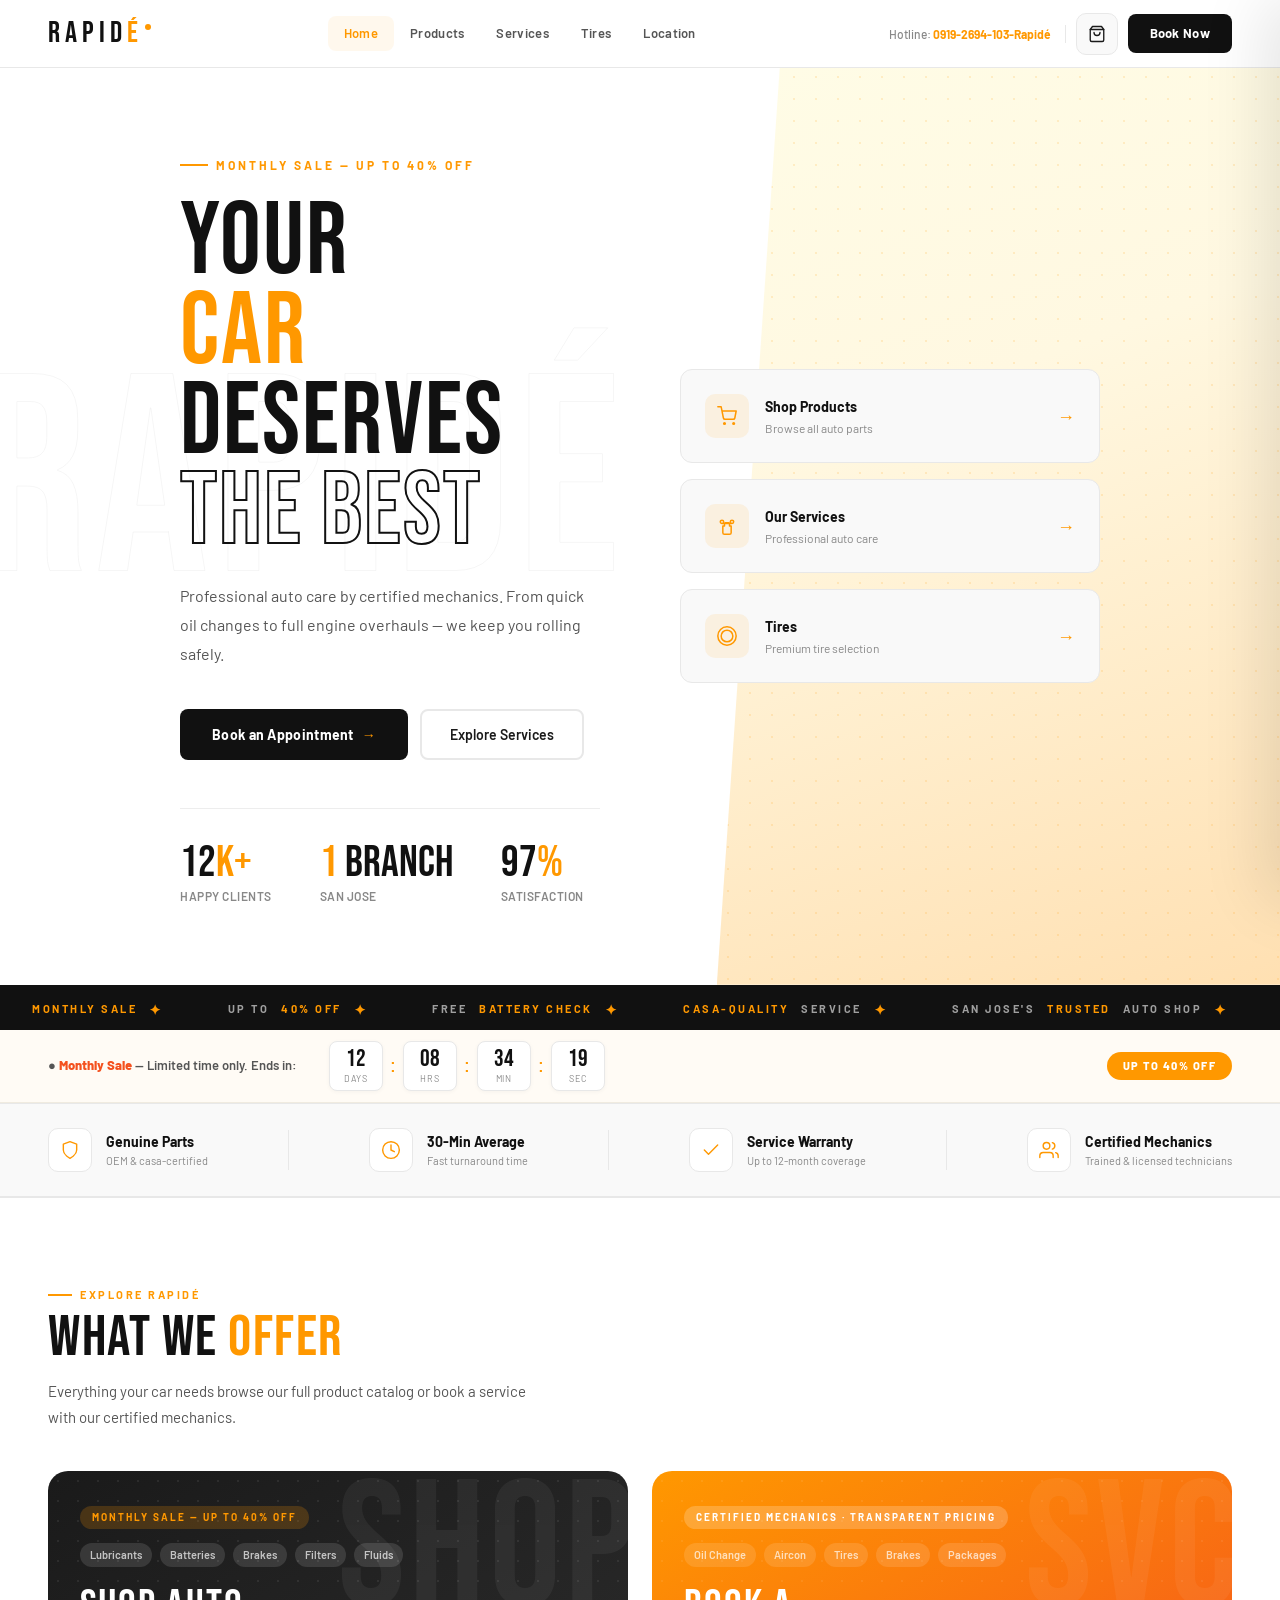
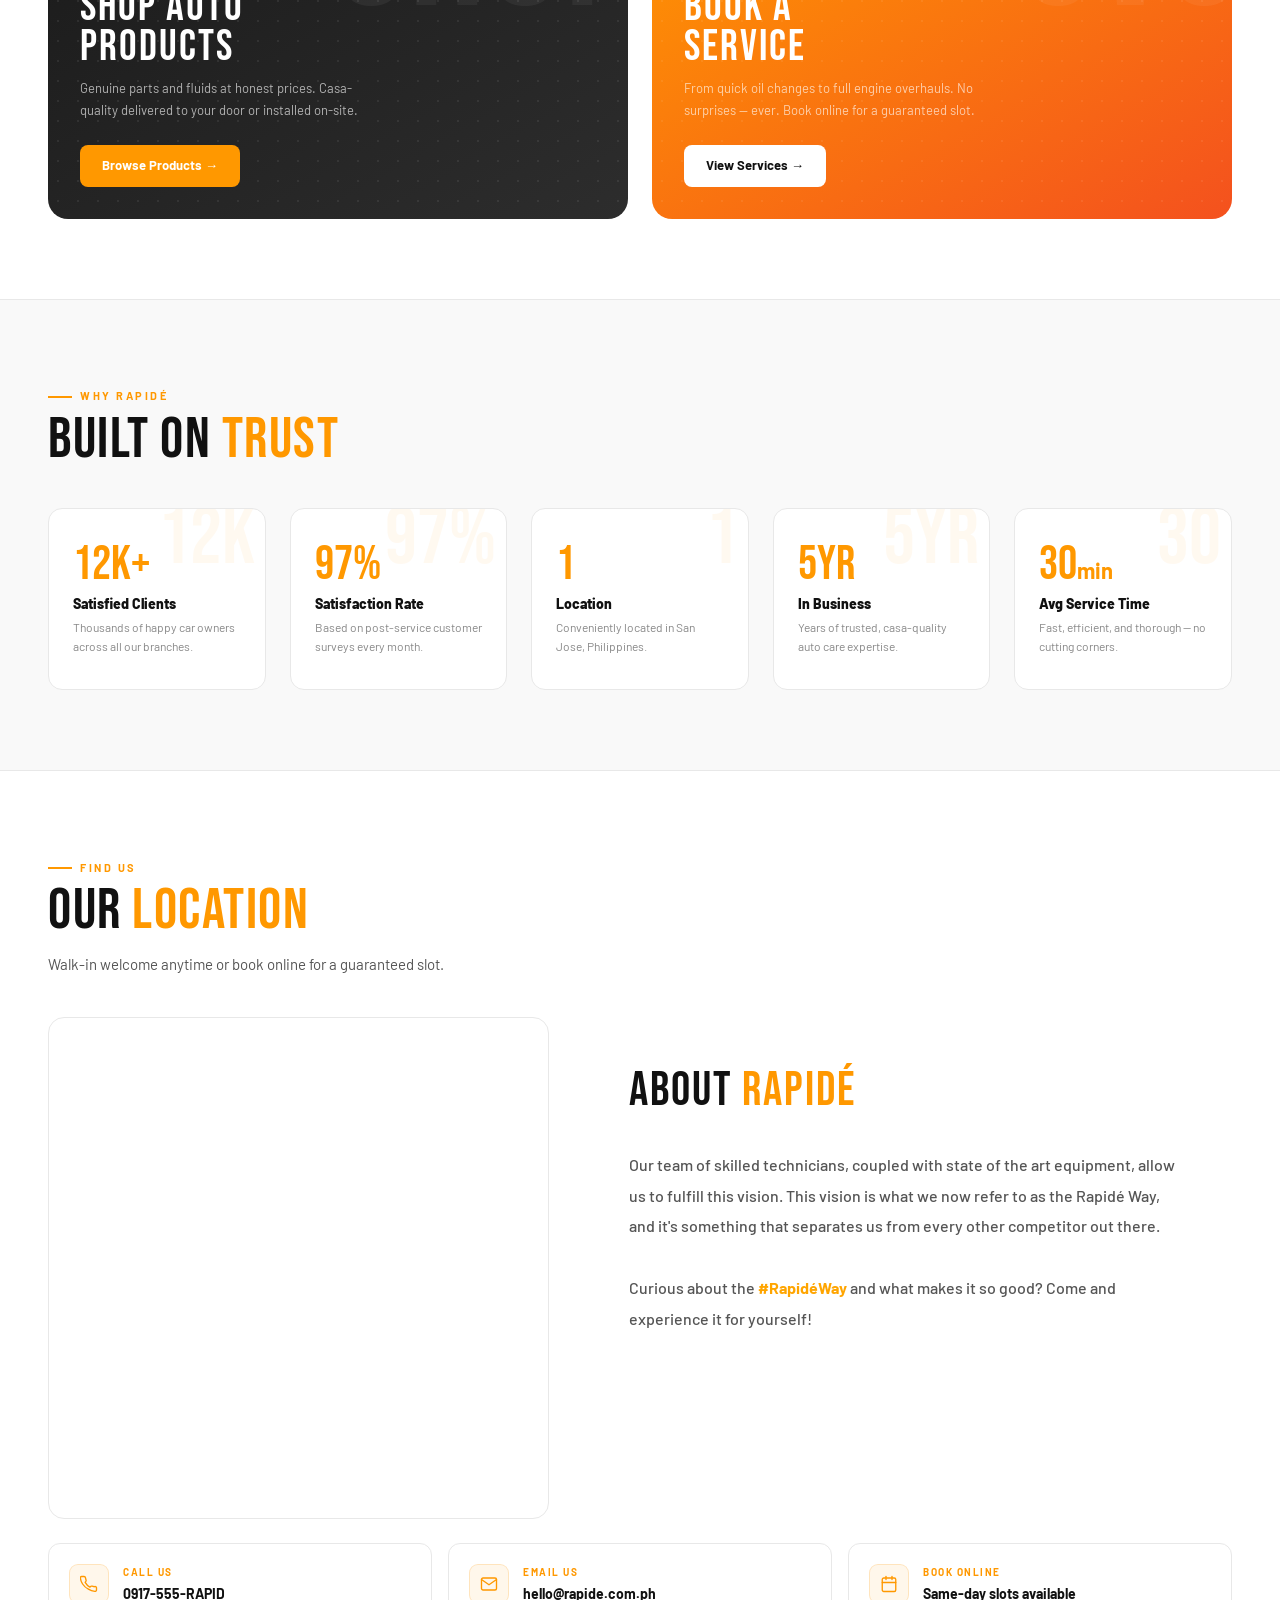
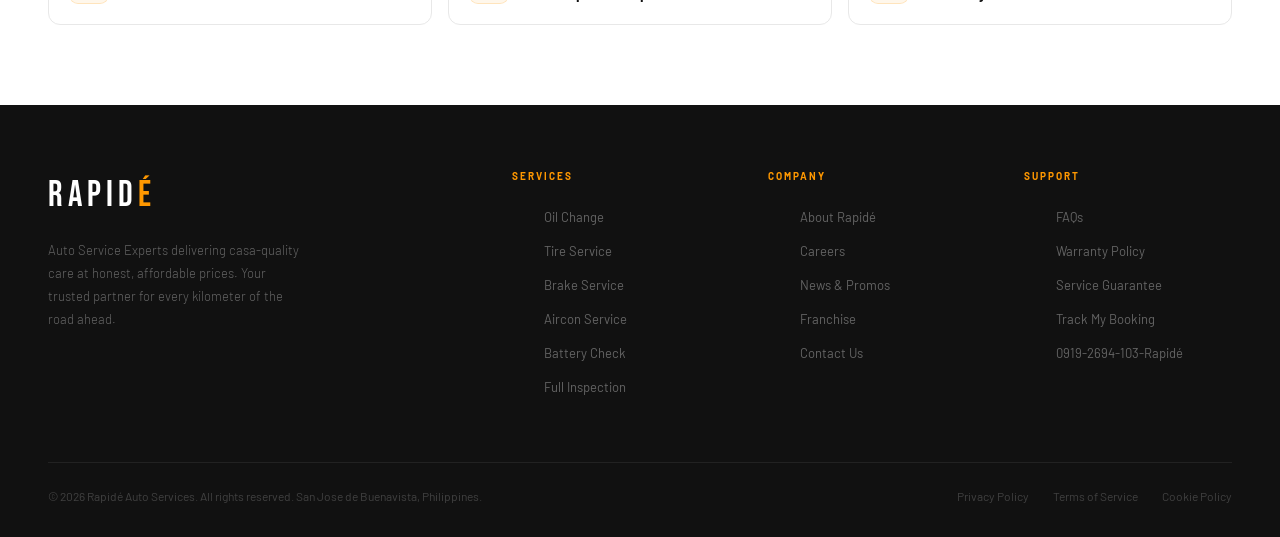
<file: index.html>
<!DOCTYPE html>
<html lang="en">
<head>
<meta charset="UTF-8">
<meta name="viewport" content="width=device-width, initial-scale=1.0">
<title>Rapidé-Auto Service Experts</title>
<link href="https://fonts.googleapis.com/css2?family=Bebas+Neue&family=Barlow:ital,wght@0,300;0,400;0,500;0,600;0,700;0,800;1,700&display=swap" rel="stylesheet">
<link href="https://cdn.jsdelivr.net/npm/bootstrap@5.3.0/dist/css/bootstrap.min.css" rel="stylesheet">
<style>
  :root {
    --gold:    #FFC107;
    --amber:   #FF9800;
    --orange:  #F4511E;
    --deep:    #E65100;
    --dark:    #111111;
    --ink:     #1A1A1A;
    --mid:     #555555;
    --light:   #888888;
    --smoke:   #F9F9F9;
    --cream:   #FFFBF5;
    --white:   #FFFFFF;
    --border:  #E8E8E8;
    --bwarm:   #F0EBE0;
    --yellow:  #FFD600;
  }
  *,*::before,*::after{box-sizing:border-box;margin:0;padding:0}
  html{scroll-behavior:smooth}
  body{font-family:'Barlow',sans-serif;background:var(--white);color:var(--ink);overflow-x:hidden}
  ::-webkit-scrollbar{width:3px}::-webkit-scrollbar-track{background:#f0f0f0}::-webkit-scrollbar-thumb{background:var(--amber)}

  /* ── NAV ── */
  .nav{position:fixed;top:0;left:0;right:0;z-index:1000;background:rgba(255,255,255,0.98);backdrop-filter:blur(24px);-webkit-backdrop-filter:blur(24px);border-bottom:1px solid var(--border);height:68px;display:flex;align-items:center;justify-content:space-between;padding:0 3rem;transition:box-shadow .3s}
  .nav.scrolled{box-shadow:0 1px 24px rgba(0,0,0,.07)}
  .nav-logo{font-family:'Bebas Neue',sans-serif;font-size:30px;letter-spacing:5px;color:var(--dark);text-decoration:none;display:flex;align-items:center;gap:0}
  .nav-logo .accent{color:var(--amber)}
  .nav-logo .ndot{width:6px;height:6px;background:var(--amber);border-radius:50%;margin-left:2px;margin-top:-14px;flex-shrink:0}
  .nav-links{display:flex;gap:0}
  .nav-links a{color:var(--mid);text-decoration:none;font-size:13px;font-weight:600;padding:8px 16px;border-radius:8px;transition:color .2s,background .2s;letter-spacing:.3px}
  .nav-links a:hover,.nav-links a.active{color:var(--amber);background:rgba(255,152,0,.07)}
  .nav-right{display:flex;align-items:center;gap:10px}
  .nav-tel{font-size:12px;color:var(--light);font-weight:500;padding-right:14px;border-right:1px solid var(--border)}
  .nav-tel span{color:var(--amber);font-weight:700}
  .nav-cart{position:relative;cursor:pointer;background:var(--smoke);border:1.5px solid var(--border);color:var(--ink);width:42px;height:42px;border-radius:10px;display:flex;align-items:center;justify-content:center;transition:all .2s}
  .nav-cart:hover{border-color:var(--amber);background:rgba(255,152,0,.06)}
  .nav-cart svg{width:18px;height:18px;stroke:var(--ink);fill:none;stroke-width:1.8;stroke-linecap:round;stroke-linejoin:round}
  .nav-cart-badge{position:absolute;top:-7px;right:-7px;width:19px;height:19px;border-radius:50%;background:var(--orange);color:#fff;font-size:10px;font-weight:800;display:none;align-items:center;justify-content:center}
  .nav-cart-badge.show{display:flex}
  .nav-cta{background:var(--dark);color:#fff;border:none;padding:10px 22px;border-radius:8px;font-size:13px;font-weight:700;cursor:pointer;font-family:'Barlow',sans-serif;transition:all .2s;letter-spacing:.3px}
  .nav-cta:hover{background:var(--amber);transform:translateY(-1px)}
  .hamburger{display:none;flex-direction:column;gap:5px;cursor:pointer;padding:6px}
  .hamburger span{display:block;width:22px;height:2px;background:var(--ink);transition:all .3s;border-radius:2px}
  .hamburger.open span:nth-child(1){transform:translateY(7px) rotate(45deg)}
  .hamburger.open span:nth-child(2){opacity:0}
  .hamburger.open span:nth-child(3){transform:translateY(-7px) rotate(-45deg)}
  .mobile-menu{display:none;position:fixed;top:68px;left:0;right:0;z-index:999;background:#fff;border-bottom:1px solid var(--border);padding:1.5rem 2rem;flex-direction:column;gap:4px;box-shadow:0 12px 40px rgba(0,0,0,.08)}
  .mobile-menu.open{display:flex}
  .mobile-menu a{color:var(--ink);text-decoration:none;font-size:15px;font-weight:600;padding:12px 0;border-bottom:1px solid var(--border);transition:color .2s}
  .mobile-menu a:hover{color:var(--amber)}
  .mobile-menu .mob-cta{margin-top:.75rem;background:var(--dark);color:#fff;text-align:center;padding:14px;font-weight:700;border-radius:8px;border-bottom:none;font-size:14px}


  /* ── HERO ── */
  .hero{padding-top:68px;background:var(--white);position:relative;overflow:hidden;min-height:94vh;display:flex;align-items:center}
  .hero-watermark{position:absolute;left:-2%;top:50%;transform:translateY(-52%);font-family:'Bebas Neue',sans-serif;font-size:clamp(180px,22vw,320px);line-height:1;letter-spacing:8px;color:transparent;-webkit-text-stroke:1px rgba(0,0,0,.04);pointer-events:none;user-select:none;white-space:nowrap;z-index:0}
  .hero-stripe{position:absolute;right:0;top:0;bottom:0;width:44%;background:linear-gradient(160deg,#FFFDE7 0%,#FFF8E1 40%,#FFE0B2 100%);z-index:0;clip-path:polygon(12% 0,100% 0,100% 100%,0 100%)}
  .hero-stripe-dots{position:absolute;right:0;top:0;bottom:0;width:44%;z-index:1;pointer-events:none;background-image:radial-gradient(circle,rgba(255,152,0,.15) 1.5px,transparent 1.5px);background-size:22px 22px;clip-path:polygon(12% 0,100% 0,100% 100%,0 100%)}
  .hero-inner{position:relative;z-index:2;max-width:1280px;margin:0 auto;padding:5rem 3rem;display:grid;grid-template-columns:1fr 1fr;align-items:center;gap:5rem}
  .hero-visual{position:relative;display:flex;justify-content:center;align-items:center}
  .hero-eyebrow{display:inline-flex;align-items:center;gap:8px;margin-bottom:1.5rem}
  .hero-eyebrow-line{width:28px;height:2px;background:var(--amber)}
  .hero-eyebrow-text{font-size:12px;font-weight:700;color:var(--amber);letter-spacing:3px;text-transform:uppercase}
  .hero-title{font-family:'Bebas Neue',sans-serif;font-size:clamp(64px,8vw,110px);line-height:.88;letter-spacing:2px;color:var(--dark);margin-bottom:1.5rem}
  .hero-title .ac{color:var(--amber)}
  .hero-title .ol{-webkit-text-stroke:2px var(--dark);color:transparent}
  .hero-desc{font-size:16px;color:var(--mid);line-height:1.8;max-width:420px;margin-bottom:2.5rem;font-weight:400}
  .hero-actions{display:flex;align-items:center;gap:12px;flex-wrap:wrap}
  .btn-dark{background:var(--dark);color:#fff;border:none;padding:15px 32px;border-radius:8px;font-size:14px;font-weight:700;cursor:pointer;font-family:'Barlow',sans-serif;transition:all .2s;letter-spacing:.3px;text-decoration:none;display:inline-flex;align-items:center;gap:8px}
  .btn-dark:hover{background:var(--amber);transform:translateY(-2px)}
  .btn-ghost{background:transparent;color:var(--ink);border:2px solid var(--border);padding:13px 28px;border-radius:8px;font-size:14px;font-weight:600;cursor:pointer;font-family:'Barlow',sans-serif;transition:all .2s;text-decoration:none;display:inline-block}
  .btn-ghost:hover{border-color:var(--amber);color:var(--amber)}
  .hero-stats{display:flex;gap:3rem;margin-top:3rem;padding-top:2rem;border-top:1.5px solid rgba(0,0,0,.07)}
  .stat-num{font-family:'Bebas Neue',sans-serif;font-size:44px;color:var(--dark);line-height:1;margin-bottom:2px}
  .stat-num .unit{color:var(--amber)}
  .stat-lbl{font-size:12px;color:var(--light);font-weight:600;letter-spacing:.5px;text-transform:uppercase}

  .hcard{width:320px;background:#fff;border:1.5px solid var(--border);border-radius:20px;box-shadow:0 30px 70px rgba(0,0,0,.1),0 4px 16px rgba(255,152,0,.08);overflow:hidden;position:relative;z-index:2;padding:2rem}
  .hcard-heading{font-family:'Bebas Neue',sans-serif;font-size:22px;letter-spacing:2px;color:var(--dark);margin-bottom:4px}
  .hcard-sub{font-size:12px;color:var(--light);margin-bottom:1.5rem;line-height:1.5}
  .hcard-links{display:flex;flex-direction:column;gap:.75rem}
  .hcard-link-item{display:flex;align-items:center;gap:12px;padding:14px 16px;border-radius:12px;background:var(--smoke);border:1.5px solid var(--border);text-decoration:none;transition:all .2s;cursor:pointer}
  .hcard-link-item:hover{border-color:var(--amber);background:rgba(255,152,0,.05);transform:translateX(4px)}
  .hcard-link-icon{width:36px;height:36px;border-radius:8px;background:rgba(255,152,0,.1);display:flex;align-items:center;justify-content:center;flex-shrink:0}
  .hcard-link-icon svg{width:16px;height:16px;stroke:var(--amber);fill:none;stroke-width:1.8;stroke-linecap:round;stroke-linejoin:round}
  .hcard-link-label{font-size:14px;font-weight:700;color:var(--dark)}
  .hcard-link-meta{font-size:11px;color:var(--light);margin-top:1px}
  .hcard-link-arrow{margin-left:auto;color:var(--amber);font-size:16px;font-weight:700}
  .hcard-img-wrap{margin-bottom:1.5rem;position:relative}
  .hcard-lbl{display:inline-block;font-size:9px;font-weight:700;color:var(--amber);letter-spacing:1px;text-transform:uppercase;margin-bottom:.75rem;background:rgba(255,152,0,.1);padding:4px 12px;border-radius:6px}
  .hcard-prod-img{width:100%;height:auto;max-height:200px;object-fit:contain;margin-bottom:1rem}
  .hcard-body{padding:0}
  .hcard-name{font-family:'Bebas Neue',sans-serif;font-size:18px;letter-spacing:1.5px;color:var(--dark);margin-bottom:6px;font-weight:700}
  .hcard-desc{font-size:13px;color:var(--light);line-height:1.6;margin-bottom:1.5rem}
  .hcard-row{display:flex;align-items:center;justify-content:space-between;gap:1rem;padding-top:1.5rem;border-top:1.5px solid var(--border)}
  .hcard-price{font-family:'Bebas Neue',sans-serif;font-size:28px;letter-spacing:1px;color:var(--amber);line-height:1}
  .hcard-old{font-size:12px;color:var(--light);text-decoration:line-through;margin-top:2px}
  .hcard-btn{background:var(--amber);color:#fff;border:none;padding:12px 22px;border-radius:8px;font-size:12px;font-weight:700;cursor:pointer;font-family:'Barlow',sans-serif;transition:all .2s;letter-spacing:.3px;white-space:nowrap}
  .hcard-btn:hover{background:var(--orange);transform:translateY(-2px)}
  .hfloat{position:absolute;z-index:3;background:#fff;border:1.5px solid var(--border);border-radius:12px;padding:10px 14px;box-shadow:0 8px 28px rgba(0,0,0,.1);animation:fbob 3.5s ease-in-out infinite}
  .hfloat.a{top:6%;right:-22px;animation-delay:0s}
  .hfloat.b{bottom:10%;left:-28px;animation-delay:1.7s}
  .hfloat.c{top:48%;right:-30px;animation-delay:.9s}
  @keyframes fbob{0%,100%{transform:translateY(0)}50%{transform:translateY(-9px)}}
  .fval{font-family:'Bebas Neue',sans-serif;font-size:20px;color:var(--amber);line-height:1}
  .flbl{font-size:10px;color:var(--light);font-weight:500;margin-top:1px}
  .frate{display:flex;align-items:center;gap:4px}
  .fstars{display:flex;gap:1px}
  .fstar{width:10px;height:10px;fill:#FFC107}

  /* ── TICKER ── */
  .ticker-wrap{background:var(--dark);padding:10px 0;overflow:hidden}
  .ticker-track{display:inline-flex;animation:ticker 32s linear infinite;white-space:nowrap}
  @keyframes ticker{to{transform:translateX(-50%)}}
  .ticker-item{font-size:11px;font-weight:700;color:rgba(255,255,255,.6);letter-spacing:2.5px;text-transform:uppercase;padding:0 2rem;display:inline-flex;align-items:center;gap:12px}
  .ticker-item .hi{color:var(--amber)}
  .tsep{color:var(--amber);font-size:14px}

  /* ── SALE BAR ── */
  .sale-bar{background:var(--cream);border-bottom:1px solid var(--bwarm);padding:11px 3rem;display:flex;align-items:center;justify-content:flex-start;gap:2rem;flex-wrap:wrap}
  .sale-lbl{font-size:13px;color:var(--mid);font-weight:600}
  .sale-lbl strong{color:var(--orange);font-weight:800}
  .sale-timer{display:flex;align-items:center;gap:8px}
  .t-block{background:#fff;border:1.5px solid var(--border);border-radius:8px;padding:5px 14px;text-align:center;min-width:54px;box-shadow:0 1px 4px rgba(0,0,0,.04)}
  .t-num{font-family:'Bebas Neue',sans-serif;font-size:24px;color:var(--dark);line-height:1;display:block}
  .t-lbl{font-size:9px;color:var(--light);letter-spacing:.8px;text-transform:uppercase;display:block;margin-top:1px}
  .t-sep{font-family:'Bebas Neue',sans-serif;font-size:20px;color:var(--amber)}
  .sale-pill{background:var(--amber);color:#fff;font-size:11px;font-weight:800;letter-spacing:1.5px;text-transform:uppercase;padding:6px 16px;border-radius:100px;margin-left:auto}

  /* ── TRUST BAR ── */
  .trust-bar{background:var(--smoke);border-top:1px solid var(--border);border-bottom:1px solid var(--border);padding:1.5rem 3rem}
  .trust-inner{max-width:1280px;margin:0 auto;display:flex;align-items:center;justify-content:space-between;gap:2rem;flex-wrap:wrap}
  .trust-item{display:flex;align-items:center;gap:14px}
  .trust-icon{width:44px;height:44px;border-radius:10px;background:var(--white);border:1.5px solid var(--border);display:flex;align-items:center;justify-content:center;flex-shrink:0}
  .trust-icon svg{width:20px;height:20px;stroke:var(--amber);fill:none;stroke-width:1.7;stroke-linecap:round;stroke-linejoin:round}
  .trust-lbl{font-size:14px;font-weight:700;color:var(--dark)}
  .trust-sub{font-size:11px;color:var(--light);margin-top:1px}
  .trust-div{width:1px;height:40px;background:var(--border)}

  /* ── SECTION UTILS ── */
  .section{padding:5rem 3rem;max-width:1280px;margin:0 auto}
  .eyebrow{display:inline-flex;align-items:center;gap:8px;margin-bottom:.5rem}
  .eyebrow-line{width:24px;height:2px;background:var(--amber)}
  .eyebrow-text{font-size:11px;font-weight:700;color:var(--amber);letter-spacing:2.5px;text-transform:uppercase}
  .sec-h{font-family:'Bebas Neue',sans-serif;font-size:clamp(40px,4.5vw,60px);letter-spacing:1.5px;color:var(--dark);line-height:.95;margin-bottom:.75rem}
  .sec-h .ac{color:var(--amber)}
  .sec-p{font-size:15px;color:var(--mid);line-height:1.75;max-width:500px;font-weight:400}

  /* ── PAGE HIGHLIGHTS (homepage teasers) ── */
  .highlights{background:var(--white);border-top:1px solid var(--border)}
  .hl-grid{display:grid;grid-template-columns:1fr 1fr;gap:1.5rem;margin-top:2.5rem}
  .hl-card{border-radius:20px;overflow:hidden;position:relative;min-height:300px;display:flex;flex-direction:column;justify-content:flex-end;cursor:pointer;text-decoration:none;transition:transform .3s,box-shadow .3s}
  .hl-card:hover{transform:translateY(-6px);box-shadow:0 24px 60px rgba(0,0,0,.12)}
  .hl-card.products-card{background:linear-gradient(150deg,#1a1a1a 0%,#2d2d2d 100%)}
  .hl-card.services-card{background:linear-gradient(150deg,#FF9800 0%,#F4511E 100%)}
  .hl-bg-pattern{position:absolute;inset:0;background-image:radial-gradient(circle,rgba(255,255,255,.07) 1.5px,transparent 1.5px);background-size:20px 20px}
  .hl-bg-icon{position:absolute;right:-10px;top:-10px;font-family:'Bebas Neue',sans-serif;font-size:180px;letter-spacing:4px;opacity:.05;color:#fff;line-height:1;pointer-events:none;user-select:none}
  .hl-content{position:relative;z-index:2;padding:2rem}
  .hl-tag{display:inline-block;font-size:10px;font-weight:700;letter-spacing:2px;text-transform:uppercase;padding:4px 12px;border-radius:100px;margin-bottom:.875rem}
  .hl-card.products-card .hl-tag{background:rgba(255,152,0,.2);color:var(--amber)}
  .hl-card.services-card .hl-tag{background:rgba(255,255,255,.2);color:#fff}
  .hl-title{font-family:'Bebas Neue',sans-serif;font-size:44px;letter-spacing:2px;color:#fff;line-height:.9;margin-bottom:.75rem}
  .hl-desc{font-size:13px;color:rgba(255,255,255,.65);line-height:1.65;margin-bottom:1.5rem;max-width:300px}
  .hl-btn{display:inline-flex;align-items:center;gap:8px;padding:11px 22px;border-radius:8px;font-size:13px;font-weight:700;font-family:'Barlow',sans-serif;text-decoration:none;transition:all .2s;cursor:pointer;border:none}
  .hl-card.products-card .hl-btn{background:var(--amber);color:#fff}
  .hl-card.products-card .hl-btn:hover{background:var(--orange)}
  .hl-card.services-card .hl-btn{background:#fff;color:var(--dark)}
  .hl-card.services-card .hl-btn:hover{background:rgba(255,255,255,.85)}
  .hl-items{display:flex;gap:.5rem;flex-wrap:wrap;margin-bottom:1.25rem}
  .hl-item-pill{font-size:11px;font-weight:600;padding:4px 10px;border-radius:100px;background:rgba(255,255,255,.12);color:rgba(255,255,255,.7)}

  /* ── WHY ── */
  .why-grid{display:grid;grid-template-columns:repeat(auto-fill,minmax(190px,1fr));gap:1.5rem;margin-top:2.5rem}
  .why-item{background:#fff;border:1.5px solid var(--border);padding:2rem 1.5rem;border-radius:14px;text-align:left;transition:all .25s;position:relative;overflow:hidden}
  .why-item::before{content:attr(data-num);position:absolute;top:-10px;right:10px;font-family:'Bebas Neue',sans-serif;font-size:80px;color:rgba(255,152,0,.06);line-height:1;pointer-events:none}
  .why-item:hover{border-color:rgba(255,152,0,.3);box-shadow:0 8px 28px rgba(0,0,0,.05);transform:translateY(-3px)}
  .why-num{font-family:'Bebas Neue',sans-serif;font-size:48px;color:var(--amber);line-height:1;margin-bottom:4px}
  .why-lbl{font-size:14px;font-weight:800;color:var(--dark);margin-bottom:4px}
  .why-sub{font-size:12px;color:var(--light);line-height:1.65}

  /* ── LOCATION ── */
  .loc-grid{display:grid;grid-template-columns:repeat(auto-fill,minmax(280px,1fr));gap:1.5rem;margin-top:2.5rem}
  .loc-card{background:#fff;border:1.5px solid var(--border);border-radius:16px;padding:2rem;cursor:pointer;transition:all .25s;position:relative;overflow:hidden}
  .loc-card:hover{border-color:rgba(255,152,0,.4);box-shadow:0 12px 36px rgba(0,0,0,.06);transform:translateY(-3px)}
  .loc-icon-row{display:flex;align-items:flex-start;gap:14px;margin-bottom:1.25rem}
  .loc-pin-box{width:44px;height:44px;border-radius:10px;background:rgba(255,152,0,.08);border:1.5px solid rgba(255,152,0,.2);display:flex;align-items:center;justify-content:center;flex-shrink:0}
  .loc-pin-box svg{width:20px;height:20px;stroke:var(--amber);fill:none;stroke-width:1.8;stroke-linecap:round;stroke-linejoin:round}
  .loc-city{font-family:'Bebas Neue',sans-serif;font-size:28px;letter-spacing:1.5px;color:var(--dark);line-height:1}
  .loc-branch{font-size:12px;color:var(--amber);font-weight:700;letter-spacing:.5px}
  .loc-divider{height:1px;background:var(--border);margin:1.25rem 0}
  .loc-addr{font-size:13px;color:var(--mid);line-height:1.7;margin-bottom:1rem;display:flex;align-items:flex-start;gap:7px}
  .loc-addr svg{width:14px;height:14px;flex-shrink:0;margin-top:2px;stroke:var(--light);fill:none;stroke-width:1.8;stroke-linecap:round;stroke-linejoin:round}
  .loc-hours{margin-bottom:1rem}
  .loc-hours-lbl{font-size:10px;font-weight:700;color:var(--amber);letter-spacing:2px;text-transform:uppercase;margin-bottom:4px}
  .loc-time-row{display:flex;justify-content:space-between;font-size:12px;padding:3px 0;border-bottom:1px solid var(--border)}
  .loc-time-row:last-child{border:none}
  .loc-day{color:var(--mid);font-weight:600}
  .loc-hour{color:var(--dark);font-weight:600}
  .loc-open{display:inline-flex;align-items:center;gap:6px;margin-top:1rem;font-size:12px;font-weight:700;background:rgba(67,160,71,.06);border:1.5px solid rgba(67,160,71,.2);padding:6px 14px;border-radius:100px;color:#2E7D32}
  .ldot{width:7px;height:7px;border-radius:50%;background:#43A047;animation:bpulse 2s infinite}
  @keyframes bpulse{0%,100%{opacity:1;transform:scale(1)}50%{opacity:.5;transform:scale(.8)}}
  .loc-cta{width:100%;margin-top:1.25rem;background:var(--dark);color:#fff;border:none;padding:12px;font-size:13px;font-weight:700;font-family:'Barlow',sans-serif;border-radius:10px;cursor:pointer;transition:all .2s;letter-spacing:.3px}
  .loc-cta:hover{background:var(--amber)}

  /* ── MODAL ── */
  .modal-ov{position:fixed;inset:0;z-index:9999;background:rgba(17,17,17,.65);backdrop-filter:blur(8px);-webkit-backdrop-filter:blur(8px);display:flex;align-items:center;justify-content:center;opacity:0;pointer-events:none;transition:opacity .3s;padding:2rem}
  .modal-ov.open{opacity:1;pointer-events:all}
  .modal{background:#fff;border-radius:20px;max-width:520px;width:100%;padding:2.5rem;transform:translateY(24px);transition:transform .3s;position:relative;max-height:90vh;overflow-y:auto;box-shadow:0 40px 100px rgba(0,0,0,.2)}
  .modal-ov.open .modal{transform:translateY(0)}
  .modal-close{position:absolute;top:1.25rem;right:1.25rem;width:34px;height:34px;background:var(--smoke);border:1.5px solid var(--border);color:var(--mid);font-size:16px;cursor:pointer;display:flex;align-items:center;justify-content:center;border-radius:8px;transition:all .2s;font-family:'Barlow',sans-serif}
  .modal-close:hover{border-color:var(--orange);color:var(--orange)}
  .modal-eyebrow{display:flex;align-items:center;gap:8px;margin-bottom:.5rem}
  .modal-title{font-family:'Bebas Neue',sans-serif;font-size:36px;letter-spacing:1.5px;color:var(--dark);margin-bottom:4px}
  .modal-title .ac{color:var(--amber)}
  .modal-sub{font-size:13px;color:var(--light);margin-bottom:2rem;line-height:1.6}
  .fgrp{margin-bottom:1.25rem}
  .flabel{font-size:10px;font-weight:700;color:var(--dark);letter-spacing:1.5px;text-transform:uppercase;display:block;margin-bottom:6px}
  .finput,.fsel,.ftxt{width:100%;background:var(--smoke);border:1.5px solid var(--border);color:var(--dark);padding:12px 14px;font-size:14px;font-family:'Barlow',sans-serif;border-radius:9px;transition:border-color .2s,background .2s;outline:none;appearance:none}
  .finput:focus,.fsel:focus,.ftxt:focus{border-color:var(--amber);background:#fff;box-shadow:0 0 0 3px rgba(255,152,0,.07)}
  .ftxt{resize:vertical;min-height:80px}
  .frow{display:grid;grid-template-columns:1fr 1fr;gap:1rem}
  .fsubmit{width:100%;background:var(--dark);color:#fff;border:none;padding:14px;font-size:14px;font-weight:700;cursor:pointer;font-family:'Barlow',sans-serif;border-radius:10px;transition:all .2s;margin-top:.5rem;letter-spacing:.3px}
  .fsubmit:hover{background:var(--amber);transform:translateY(-1px)}

  /* ── CART DRAWER ── */
  .cart-ov{position:fixed;inset:0;z-index:8888;background:rgba(17,17,17,.4);backdrop-filter:blur(4px);-webkit-backdrop-filter:blur(4px);opacity:0;pointer-events:none;transition:opacity .3s}
  .cart-ov.open{opacity:1;pointer-events:all}
  .cart-drawer{position:fixed;top:0;right:0;bottom:0;z-index:8889;width:380px;max-width:100vw;background:#fff;border-left:1.5px solid var(--border);transform:translateX(100%);transition:transform .35s cubic-bezier(.4,0,.2,1);display:flex;flex-direction:column;box-shadow:-16px 0 60px rgba(0,0,0,.1)}
  .cart-drawer.open{transform:translateX(0)}
  .cart-hdr{padding:1.5rem;border-bottom:1px solid var(--border);display:flex;align-items:center;justify-content:space-between}
  .cart-title{font-family:'Bebas Neue',sans-serif;font-size:24px;letter-spacing:2px;color:var(--dark)}
  .cart-cnt{font-size:12px;color:var(--light);font-weight:600;margin-top:1px}
  .cart-cls{width:34px;height:34px;background:var(--smoke);border:1.5px solid var(--border);color:var(--mid);font-size:16px;cursor:pointer;display:flex;align-items:center;justify-content:center;border-radius:8px;transition:all .2s;font-family:'Barlow',sans-serif}
  .cart-cls:hover{border-color:var(--orange);color:var(--orange)}
  .cart-items{flex:1;overflow-y:auto;padding:1rem 1.5rem}
  .cart-empty{text-align:center;padding:3rem 1rem;color:var(--light);font-size:14px;font-weight:500}
  .ce-icon-box{width:60px;height:60px;background:var(--smoke);border:1.5px solid var(--border);border-radius:14px;display:flex;align-items:center;justify-content:center;margin:0 auto 1rem}
  .ce-icon-box svg{width:26px;height:26px;stroke:var(--light);fill:none;stroke-width:1.5;stroke-linecap:round;stroke-linejoin:round}
  .ci{display:flex;gap:12px;padding:12px 0;border-bottom:1px solid var(--border);align-items:center}
  .ci-ico{width:52px;height:52px;background:var(--smoke);border:1px solid var(--border);border-radius:10px;display:flex;align-items:center;justify-content:center;flex-shrink:0;overflow:hidden}
  .ci-ico img{width:40px;height:40px;object-fit:contain}
  .ci-inf{flex:1}
  .ci-nm{font-size:13px;color:var(--dark);font-weight:700;margin-bottom:2px}
  .ci-pr{font-family:'Bebas Neue',sans-serif;font-size:18px;color:var(--amber);letter-spacing:.5px}
  .ci-qty{display:flex;align-items:center;gap:8px;margin-top:6px}
  .qbtn{width:26px;height:26px;background:var(--smoke);border:1.5px solid var(--border);color:var(--dark);font-size:14px;cursor:pointer;display:flex;align-items:center;justify-content:center;border-radius:6px;transition:all .2s;font-weight:700;font-family:'Barlow',sans-serif}
  .qbtn:hover{border-color:var(--amber);background:rgba(255,152,0,.07)}
  .qnum{font-size:13px;color:var(--dark);font-weight:700;min-width:20px;text-align:center}
  .ci-rm{background:transparent;border:none;color:#ccc;cursor:pointer;font-size:16px;transition:color .2s;padding:4px;font-family:'Barlow',sans-serif}
  .ci-rm:hover{color:#E53935}
  .cart-foot{padding:1.5rem;border-top:1px solid var(--border);background:var(--smoke)}
  .cart-sub{display:flex;justify-content:space-between;align-items:center;margin-bottom:1rem}
  .cs-lbl{font-size:11px;color:var(--light);font-weight:700;letter-spacing:1.5px;text-transform:uppercase}
  .cs-val{font-family:'Bebas Neue',sans-serif;font-size:32px;color:var(--dark);letter-spacing:1px}
  .cart-ckout{width:100%;background:var(--dark);color:#fff;border:none;padding:14px;font-size:14px;font-weight:700;font-family:'Barlow',sans-serif;border-radius:10px;cursor:pointer;transition:all .2s;letter-spacing:.3px}
  .cart-ckout:hover{background:var(--amber);transform:translateY(-1px)}

  /* ── TOAST ── */
  .toast{position:fixed;bottom:2rem;right:2rem;z-index:99999;background:#fff;border:1.5px solid var(--border);border-radius:12px;padding:.875rem 1.25rem;display:flex;align-items:center;gap:12px;transform:translateY(100px);opacity:0;transition:all .35s cubic-bezier(.4,0,.2,1);pointer-events:none;max-width:300px;box-shadow:0 12px 40px rgba(0,0,0,.1)}
  .toast.show{transform:translateY(0);opacity:1;pointer-events:all}
  .toast-dot{width:7px;height:7px;border-radius:50%;background:var(--amber);flex-shrink:0}
  .toast-text{font-size:13px;color:var(--ink);line-height:1.5;font-weight:500}
  .toast-text strong{color:var(--amber)}

  /* ── FOOTER ── */
  footer{background:var(--dark);padding:4rem 3rem 2rem}
  .footer-inner{max-width:1280px;margin:0 auto}
  .footer-top{display:grid;grid-template-columns:2fr 1fr 1fr 1fr;gap:3rem;margin-bottom:3rem}
  .flogo{font-family:'Bebas Neue',sans-serif;font-size:36px;letter-spacing:5px;color:#fff;display:block;margin-bottom:1rem;text-decoration:none}
  .flogo em{color:var(--amber);font-style:normal}
  .fbrand-p{font-size:13px;color:rgba(255,255,255,.35);line-height:1.75;max-width:260px;font-weight:300}
  .fsocials{display:flex;gap:8px;margin-top:1.5rem}
  .fsoc{width:36px;height:36px;background:rgba(255,255,255,.05);border:1px solid rgba(255,255,255,.1);border-radius:8px;display:flex;align-items:center;justify-content:center;font-size:11px;font-weight:800;color:rgba(255,255,255,.35);cursor:pointer;text-decoration:none;transition:all .2s;font-family:'Barlow',sans-serif;letter-spacing:.5px}
  .fsoc:hover{border-color:var(--amber);color:var(--amber)}
  .fcol-ttl{font-size:10px;font-weight:700;color:var(--amber);letter-spacing:2px;text-transform:uppercase;margin-bottom:1.25rem}
  .fcol ul{list-style:none}
  .fcol li{margin-bottom:10px}
  .fcol a{font-size:13px;color:rgba(255,255,255,.35);text-decoration:none;transition:color .2s;font-weight:400}
  .fcol a:hover{color:#fff}
  .footer-bot{border-top:1px solid rgba(255,255,255,.07);padding-top:1.5rem;display:flex;justify-content:space-between;align-items:center;flex-wrap:wrap;gap:1rem}
  .fcopy{font-size:12px;color:rgba(255,255,255,.2)}
  .flegal{display:flex;gap:1.5rem}
  .flegal a{font-size:12px;color:rgba(255,255,255,.2);text-decoration:none;transition:color .2s}
  .flegal a:hover{color:rgba(255,255,255,.5)}

  /* ── REVEAL ── */
  .reveal{opacity:0;transform:translateY(28px);transition:opacity .65s ease,transform .65s ease}
  .reveal.visible{opacity:1;transform:translateY(0)}

  /* ── RESPONSIVE ── */
  @media(max-width:960px){
    .hero-inner{grid-template-columns:1fr;gap:2.5rem}
    .nav-links,.nav-tel{display:none}
    .hamburger{display:flex}
    .footer-top{grid-template-columns:1fr 1fr;gap:2rem}
    .trust-div{display:none}
    .trust-inner{justify-content:center}
    .hl-grid{grid-template-columns:1fr}
  }
  @media(max-width:600px){
    .hero-title{font-size:58px}
    .hero-stats{gap:1.5rem}
    .footer-top{grid-template-columns:1fr}
    .footer-bot{flex-direction:column;text-align:center}
    .frow{grid-template-columns:1fr}
    .cart-drawer{width:100vw}
    .sale-bar{gap:1rem}
    .section{padding:4rem 1.5rem}
    .nav,.mobile-menu{padding-left:1.5rem;padding-right:1.5rem}
  }
</style>
</head>
<body>

<!-- NAV -->
<nav class="nav" id="nav">
  <a class="nav-logo" href="index.html">Rapid<span class="accent">é</span><span class="ndot"></span></a>
  <div class="nav-links">
    <a href="index.html" class="nav-link active">Home</a>
    <a href="products.html" class="nav-link">Products</a>
    <a href="services.html" class="nav-link">Services</a>
    <a href="tires.html" class="nav-link">Tires</a>
    <a href="#location" class="nav-link">Location</a>
  </div>
  <div class="nav-right">
    <div class="nav-tel">Hotline: <span>0919-2694-103-Rapidé</span></div>
    <button class="nav-cart" id="cartToggle" title="Cart">
      <svg viewBox="0 0 24 24"><path d="M6 2L3 6v14a2 2 0 002 2h14a2 2 0 002-2V6l-3-4z"/><line x1="3" y1="6" x2="21" y2="6"/><path d="M16 10a4 4 0 01-8 0"/></svg>
      <span class="nav-cart-badge" id="cartBadge">0</span>
    </button>
    <button class="nav-cta" id="bookNowBtn">Book Now</button>
    <div class="hamburger" id="hamburger"><span></span><span></span><span></span></div>
  </div>
</nav>

<div class="mobile-menu" id="mobileMenu">
  <a href="index.html">Home</a>
  <a href="products.html">Products</a>
  <a href="services.html">Services</a>
  <a href="tires.html">Tires</a>
  <a href="#location">Location</a>
  <a href="#" class="mob-cta" id="mobBookBtn">Book an Appointment</a>
</div>

<!-- HERO -->
<section class="hero" id="hero">
  <div class="hero-watermark">RAPIDÉ</div>
  <div class="hero-stripe"></div>
  <div class="hero-stripe-dots"></div>
  <div class="hero-inner">
    <div>
      <div class="hero-eyebrow"><div class="hero-eyebrow-line"></div><span class="hero-eyebrow-text">Monthly Sale — Up to 40% OFF</span></div>
      <h1 class="hero-title">YOUR<br><span class="ac">CAR</span><br>DESERVES<br><span class="ol">THE BEST</span></h1>
      <p class="hero-desc">Professional auto care by certified mechanics. From quick oil changes to full engine overhauls — we keep you rolling safely.</p>
      <div class="hero-actions">
        <button class="btn-dark" id="heroBookBtn">Book an Appointment <span style="color:var(--amber)">→</span></button>
        <a class="btn-ghost" href="#services">Explore Services</a>
      </div>
      <div class="hero-stats">
        <div><div class="stat-num">12<span class="unit">K+</span></div><div class="stat-lbl">Happy Clients</div></div>
        <div><div class="stat-num"><span class="unit">1</span> Branch</div><div class="stat-lbl">San Jose</div></div>
        <div><div class="stat-num">97<span class="unit">%</span></div><div class="stat-lbl">Satisfaction</div></div>
      </div>
    </div>
    <div class="hero-visual">
      <div style="display:flex;flex-direction:column;gap:1rem;width:100%">
        <a href="products.html" style="display:flex;align-items:center;gap:1rem;padding:1.5rem;background:var(--smoke);border:1.5px solid var(--border);border-radius:12px;text-decoration:none;transition:all .2s;cursor:pointer" onmouseover="this.style.borderColor='var(--amber)';this.style.background='rgba(255,152,0,.05)'" onmouseout="this.style.borderColor='var(--border)';this.style.background='var(--smoke)'">
          <div style="width:44px;height:44px;background:rgba(255,152,0,.1);border-radius:10px;display:flex;align-items:center;justify-content:center;flex-shrink:0"><svg width="20" height="20" viewBox="0 0 24 24" fill="none" stroke="#FF9800" stroke-width="1.8" stroke-linecap="round" stroke-linejoin="round"><circle cx="9" cy="21" r="1"/><circle cx="20" cy="21" r="1"/><path d="M1 1h4l2.68 13.39a2 2 0 002 1.61h9.72a2 2 0 002-1.61L23 6H6"/></svg></div>
          <div><div style="font-size:14px;font-weight:700;color:var(--dark)">Shop Products</div><div style="font-size:12px;color:var(--light);margin-top:2px">Browse all auto parts</div></div>
          <div style="margin-left:auto;color:var(--amber);font-size:18px">→</div>
        </a>
        <a href="services.html" style="display:flex;align-items:center;gap:1rem;padding:1.5rem;background:var(--smoke);border:1.5px solid var(--border);border-radius:12px;text-decoration:none;transition:all .2s;cursor:pointer" onmouseover="this.style.borderColor='var(--amber)';this.style.background='rgba(255,152,0,.05)'" onmouseout="this.style.borderColor='var(--border)';this.style.background='var(--smoke)'">
          <div style="width:44px;height:44px;background:rgba(255,152,0,.1);border-radius:10px;display:flex;align-items:center;justify-content:center;flex-shrink:0"><svg width="20" height="20" viewBox="0 0 24 24" fill="none" stroke="#FF9800" stroke-width="1.8" stroke-linecap="round" stroke-linejoin="round"><path d="M6 9h12M6 9a2 2 0 110-4 2 2 0 010 4zm12 0a2 2 0 100-4 2 2 0 000 4zM9 22h6a2 2 0 002-2v-8h-2v-3a1 1 0 00-1-1h-4a1 1 0 00-1 1v3H7v8a2 2 0 002 2z"/></svg></div>
          <div><div style="font-size:14px;font-weight:700;color:var(--dark)">Our Services</div><div style="font-size:12px;color:var(--light);margin-top:2px">Professional auto care</div></div>
          <div style="margin-left:auto;color:var(--amber);font-size:18px">→</div>
        </a>
        <a href="tires.html" style="display:flex;align-items:center;gap:1rem;padding:1.5rem;background:var(--smoke);border:1.5px solid var(--border);border-radius:12px;text-decoration:none;transition:all .2s;cursor:pointer" onmouseover="this.style.borderColor='var(--amber)';this.style.background='rgba(255,152,0,.05)'" onmouseout="this.style.borderColor='var(--border)';this.style.background='var(--smoke)'">
          <div style="width:44px;height:44px;background:rgba(255,152,0,.1);border-radius:10px;display:flex;align-items:center;justify-content:center;flex-shrink:0"><svg width="20" height="20" viewBox="0 0 24 24" fill="none" stroke="#FF9800" stroke-width="1.8" stroke-linecap="round" stroke-linejoin="round"><circle cx="12" cy="12" r="7"/><circle cx="12" cy="12" r="11"/></svg></div>
          <div><div style="font-size:14px;font-weight:700;color:var(--dark)">Tires</div><div style="font-size:12px;color:var(--light);margin-top:2px">Premium tire selection</div></div>
          <div style="margin-left:auto;color:var(--amber);font-size:18px">→</div>
        </a>
      </div>
    </div>
  </div>
</section>


<!-- TICKER -->
<div class="ticker-wrap">
  <div class="ticker-track">
    <span class="ticker-item"><span class="hi">Monthly Sale</span> <span class="tsep">✦</span></span>
    <span class="ticker-item">Up to <span class="hi">40% OFF</span> <span class="tsep">✦</span></span>
    <span class="ticker-item">Free <span class="hi">Battery Check</span> <span class="tsep">✦</span></span>
    <span class="ticker-item"><span class="hi">Casa-Quality</span> Service <span class="tsep">✦</span></span>
    <span class="ticker-item">San Jose's <span class="hi">Trusted</span> Auto Shop <span class="tsep">✦</span></span>
    <span class="ticker-item">Book Online — <span class="hi">Same Day</span> <span class="tsep">✦</span></span>
    <span class="ticker-item"><span class="hi">Monthly Sale</span> <span class="tsep">✦</span></span>
    <span class="ticker-item">Up to <span class="hi">40% OFF</span> <span class="tsep">✦</span></span>
    <span class="ticker-item">Free <span class="hi">Battery Check</span> <span class="tsep">✦</span></span>
    <span class="ticker-item"><span class="hi">Casa-Quality</span> Service <span class="tsep">✦</span></span>
    <span class="ticker-item">San Jose's <span class="hi">Trusted</span> Auto Shop <span class="tsep">✦</span></span>
    <span class="ticker-item">Book Online — <span class="hi">Same Day</span> <span class="tsep">✦</span></span>
  </div>
</div>

<!-- SALE BAR -->
<div class="sale-bar">
  <div class="sale-lbl">● <strong>Monthly Sale</strong> — Limited time only. Ends in:</div>
  <div class="sale-timer">
    <div class="t-block"><span class="t-num" id="d">12</span><span class="t-lbl">Days</span></div>
    <span class="t-sep">:</span>
    <div class="t-block"><span class="t-num" id="h">08</span><span class="t-lbl">Hrs</span></div>
    <span class="t-sep">:</span>
    <div class="t-block"><span class="t-num" id="m">33</span><span class="t-lbl">Min</span></div>
    <span class="t-sep">:</span>
    <div class="t-block"><span class="t-num" id="s">57</span><span class="t-lbl">Sec</span></div>
  </div>
  <div class="sale-pill">Up to 40% OFF</div>
</div>

<!-- TRUST BAR -->
<div class="trust-bar">
  <div class="trust-inner">
    <div class="trust-item">
      <div class="trust-icon"><svg viewBox="0 0 24 24"><path d="M12 22s8-4 8-10V5l-8-3-8 3v7c0 6 8 10 8 10z"/></svg></div>
      <div><div class="trust-lbl">Genuine Parts</div><div class="trust-sub">OEM &amp; casa-certified</div></div>
    </div>
    <div class="trust-div"></div>
    <div class="trust-item">
      <div class="trust-icon"><svg viewBox="0 0 24 24"><circle cx="12" cy="12" r="10"/><polyline points="12 6 12 12 16 14"/></svg></div>
      <div><div class="trust-lbl">30-Min Average</div><div class="trust-sub">Fast turnaround time</div></div>
    </div>
    <div class="trust-div"></div>
    <div class="trust-item">
      <div class="trust-icon"><svg viewBox="0 0 24 24"><polyline points="20 6 9 17 4 12"/></svg></div>
      <div><div class="trust-lbl">Service Warranty</div><div class="trust-sub">Up to 12-month coverage</div></div>
    </div>
    <div class="trust-div"></div>
    <div class="trust-item">
      <div class="trust-icon"><svg viewBox="0 0 24 24"><path d="M17 21v-2a4 4 0 00-4-4H5a4 4 0 00-4 4v2"/><circle cx="9" cy="7" r="4"/><path d="M23 21v-2a4 4 0 00-3-3.87"/><path d="M16 3.13a4 4 0 010 7.75"/></svg></div>
      <div><div class="trust-lbl">Certified Mechanics</div><div class="trust-sub">Trained &amp; licensed technicians</div></div>
    </div>
  </div>
</div>

<!-- PAGE HIGHLIGHTS -->
<section class="highlights">
  <div class="section reveal">
    <div class="eyebrow"><div class="eyebrow-line"></div><span class="eyebrow-text">Explore Rapidé</span></div>
    <h2 class="sec-h">WHAT WE <span class="ac">OFFER</span></h2>
    <p class="sec-p">Everything your car needs browse our full product catalog or book a service with our certified mechanics.</p>
    <div class="hl-grid">
      <a class="hl-card products-card" href="products.html">
        <div class="hl-bg-pattern"></div>
        <div class="hl-bg-icon">SHOP</div>
        <div class="hl-content">
          <span class="hl-tag">Monthly Sale — Up to 40% OFF</span>
          <div class="hl-items">
            <span class="hl-item-pill">Lubricants</span>
            <span class="hl-item-pill">Batteries</span>
            <span class="hl-item-pill">Brakes</span>
            <span class="hl-item-pill">Filters</span>
            <span class="hl-item-pill">Fluids</span>
          </div>
          <div class="hl-title">SHOP AUTO<br>PRODUCTS</div>
          <div class="hl-desc">Genuine parts and fluids at honest prices. Casa-quality delivered to your door or installed on-site.</div>
          <span class="hl-btn">Browse Products →</span>
        </div>
      </a>
      <a class="hl-card services-card" href="services.html">
        <div class="hl-bg-pattern"></div>
        <div class="hl-bg-icon">SVC</div>
        <div class="hl-content">
          <span class="hl-tag">Certified Mechanics · Transparent Pricing</span>
          <div class="hl-items">
            <span class="hl-item-pill">Oil Change</span>
            <span class="hl-item-pill">Aircon</span>
            <span class="hl-item-pill">Tires</span>
            <span class="hl-item-pill">Brakes</span>
            <span class="hl-item-pill">Packages</span>
          </div>
          <div class="hl-title">BOOK A<br>SERVICE</div>
          <div class="hl-desc">From quick oil changes to full engine overhauls. No surprises — ever. Book online for a guaranteed slot.</div>
          <span class="hl-btn">View Services →</span>
        </div>
      </a>
    </div>
  </div>
</section>

<!-- WHY US -->
<section style="background:var(--smoke);border-top:1px solid var(--border)">
  <div class="section reveal">
    <div class="eyebrow"><div class="eyebrow-line"></div><span class="eyebrow-text">Why Rapidé</span></div>
    <h2 class="sec-h">BUILT ON <span class="ac">TRUST</span></h2>
    <div class="why-grid">
      <div class="why-item" data-num="12K"><div class="why-num">12K+</div><div class="why-lbl">Satisfied Clients</div><div class="why-sub">Thousands of happy car owners across all our branches.</div></div>
      <div class="why-item" data-num="97%"><div class="why-num">97%</div><div class="why-lbl">Satisfaction Rate</div><div class="why-sub">Based on post-service customer surveys every month.</div></div>
      <div class="why-item" data-num="1"><div class="why-num">1</div><div class="why-lbl">Location</div><div class="why-sub">Conveniently located in San Jose, Philippines.</div></div>
      <div class="why-item" data-num="5YR"><div class="why-num">5YR</div><div class="why-lbl">In Business</div><div class="why-sub">Years of trusted, casa-quality auto care expertise.</div></div>
      <div class="why-item" data-num="30"><div class="why-num">30<span style="font-size:22px;font-family:'Barlow',sans-serif;font-weight:700">min</span></div><div class="why-lbl">Avg Service Time</div><div class="why-sub">Fast, efficient, and thorough — no cutting corners.</div></div>
    </div>
  </div>
</section>

<!-- LOCATION -->
<section id="location" style="background:var(--white);border-top:1px solid var(--border)">
  <div class="section reveal">
    <div class="eyebrow"><div class="eyebrow-line"></div><span class="eyebrow-text">Find Us</span></div>
    <h2 class="sec-h">OUR<span class="ac"> LOCATION</span></h2>
    <p class="sec-p">Walk-in welcome anytime or book online for a guaranteed slot.</p>
    <div style="display:grid;grid-template-columns:1fr 1.3fr;gap:2rem;margin-top:2.5rem;align-items:start">
      <!-- Map -->
      <div class="loc-card" style="padding:0; overflow:hidden; border-radius:16px; min-height:400px; display:flex; align-items:stretch;">
        <div style="width:500%; height:500px;">
          <iframe 
            src="https://www.google.com/maps/embed?pb=!1m16!1m12!1m3!1d501769.0999311526!2d121.64628256720748!3d10.729000125144099!2m3!1f0!2f0!3f0!3m2!1i1024!2i768!4f13.1!2m1!1sRapide%20Auto%20Service%20Experts!5e0!3m2!1sen!2sph!4v1776735286997!5m2!1sen!2sph"
            width="100%" 
            height="100%" 
            style="border:0; min-height:400px; display:block;"
            allowfullscreen 
            loading="lazy" 
            referrerpolicy="no-referrer-when-downgrade">
          </iframe>
        </div>
      </div>
      <!-- About RAPIDÉ -->
      <div style="background:#fff;border-radius:0;padding:3rem;display:flex;flex-direction:column;justify-content:center">
        <div style="font-family:'Bebas Neue',sans-serif;font-size:48px;letter-spacing:2px;color:var(--dark);margin-bottom:2rem;line-height:1.1">About <span style="color:var(--amber)">RAPIDÉ</span></div>
        <p style="font-size:16px;color:var(--mid);line-height:1.9;margin-bottom:2rem;font-weight:500">Our team of skilled technicians, coupled with state of the art equipment, allow us to fulfill this vision. This vision is what we now refer to as the Rapidé Way, and it's something that separates us from every other competitor out there.</p>
        <p style="font-size:16px;color:var(--mid);line-height:1.9;margin-bottom:3rem;font-weight:500">Curious about the <strong style="color: orange;">#RapidéWay</strong> and what makes it so good? Come and experience it for yourself!</p>
      </div>
    </div>
    <div style="display:flex;gap:1rem;margin-top:1.5rem;flex-wrap:wrap">
      <div style="flex:1;min-width:200px;background:#fff;border:1.5px solid var(--border);border-radius:12px;padding:1.25rem;display:flex;align-items:center;gap:14px">
        <div style="width:40px;height:40px;background:rgba(255,152,0,.08);border:1.5px solid rgba(255,152,0,.2);border-radius:9px;display:flex;align-items:center;justify-content:center;flex-shrink:0"><svg width="18" height="18" viewBox="0 0 24 24" fill="none" stroke="#FF9800" stroke-width="1.8" stroke-linecap="round" stroke-linejoin="round"><path d="M22 16.92v3a2 2 0 01-2.18 2 19.79 19.79 0 01-8.63-3.07A19.5 19.5 0 013.45 12 19.79 19.79 0 01.38 3.38 2 2 0 012.36 2h3a2 2 0 012 1.72c.127.96.361 1.903.7 2.81a2 2 0 01-.45 2.11L6.91 9.91a16 16 0 006.29 6.29l.79-.79a2 2 0 012.11-.45c.907.339 1.85.573 2.81.7A2 2 0 0122 16.92z"/></svg></div>
        <div><div style="font-size:10px;font-weight:700;color:var(--amber);letter-spacing:1.5px;text-transform:uppercase;margin-bottom:3px">Call Us</div><div style="font-size:14px;font-weight:700;color:var(--dark)">0917-555-RAPID</div></div>
      </div>
      <div style="flex:1;min-width:200px;background:#fff;border:1.5px solid var(--border);border-radius:12px;padding:1.25rem;display:flex;align-items:center;gap:14px">
        <div style="width:40px;height:40px;background:rgba(255,152,0,.08);border:1.5px solid rgba(255,152,0,.2);border-radius:9px;display:flex;align-items:center;justify-content:center;flex-shrink:0"><svg width="18" height="18" viewBox="0 0 24 24" fill="none" stroke="#FF9800" stroke-width="1.8" stroke-linecap="round" stroke-linejoin="round"><path d="M4 4h16c1.1 0 2 .9 2 2v12c0 1.1-.9 2-2 2H4c-1.1 0-2-.9-2-2V6c0-1.1.9-2 2-2z"/><polyline points="22,6 12,13 2,6"/></svg></div>
        <div><div style="font-size:10px;font-weight:700;color:var(--amber);letter-spacing:1.5px;text-transform:uppercase;margin-bottom:3px">Email Us</div><div style="font-size:14px;font-weight:700;color:var(--dark)">hello@rapide.com.ph</div></div>
      </div>
      <div style="flex:1;min-width:200px;background:#fff;border:1.5px solid var(--border);border-radius:12px;padding:1.25rem;display:flex;align-items:center;gap:14px">
        <div style="width:40px;height:40px;background:rgba(255,152,0,.08);border:1.5px solid rgba(255,152,0,.2);border-radius:9px;display:flex;align-items:center;justify-content:center;flex-shrink:0"><svg width="18" height="18" viewBox="0 0 24 24" fill="none" stroke="#FF9800" stroke-width="1.8" stroke-linecap="round" stroke-linejoin="round"><rect x="3" y="4" width="18" height="18" rx="2" ry="2"/><line x1="16" y1="2" x2="16" y2="6"/><line x1="8" y1="2" x2="8" y2="6"/><line x1="3" y1="10" x2="21" y2="10"/></svg></div>
        <div><div style="font-size:10px;font-weight:700;color:var(--amber);letter-spacing:1.5px;text-transform:uppercase;margin-bottom:3px">Book Online</div><div style="font-size:14px;font-weight:700;color:var(--dark)">Same-day slots available</div></div>
      </div>
    </div>
  </div>
</section>

<!-- FOOTER -->
<footer>
  <div class="footer-inner">
    <div class="footer-top">
      <div>
        <a class="flogo" href="index.html">Rapid<em>é</em></a>
        <p class="fbrand-p">Auto Service Experts delivering casa-quality care at honest, affordable prices. Your trusted partner for every kilometer of the road ahead.</p>
      </div>
      <div class="fcol"><div class="fcol-ttl">Services</div><ul><li><a href="services.html">Oil Change</a></li><li><a href="services.html">Tire Service</a></li><li><a href="services.html">Brake Service</a></li><li><a href="services.html">Aircon Service</a></li><li><a href="services.html">Battery Check</a></li><li><a href="services.html">Full Inspection</a></li></ul></div>
      <div class="fcol"><div class="fcol-ttl">Company</div><ul><li><a href="#">About Rapidé</a></li><li><a href="#">Careers</a></li><li><a href="#">News &amp; Promos</a></li><li><a href="#">Franchise</a></li><li><a href="#">Contact Us</a></li></ul></div>
      <div class="fcol"><div class="fcol-ttl">Support</div><ul><li><a href="#">FAQs</a></li><li><a href="#">Warranty Policy</a></li><li><a href="#">Service Guarantee</a></li><li><a href="#">Track My Booking</a></li><li><a href="#">0919-2694-103-Rapidé</a></li></ul></div>
    </div>
    <div class="footer-bot">
      <div class="fcopy">© 2026 Rapidé Auto Services. All rights reserved. San Jose de Buenavista, Philippines.</div>
      <div class="flegal"><a href="#">Privacy Policy</a><a href="#">Terms of Service</a><a href="#">Cookie Policy</a></div>
    </div>
  </div>
</footer>

<!-- BOOKING MODAL -->
<div class="modal-ov" id="bookingModal">
  <div class="modal">
    <button class="modal-close" id="modalClose">✕</button>
    <div class="modal-eyebrow"><div class="eyebrow-line"></div><span class="eyebrow-text">San Jose Branch</span></div>
    <div class="modal-title">BOOK AN <span class="ac">APPOINTMENT</span></div>
    <p class="modal-sub">Fill in your details and we'll confirm within 30 minutes.</p>
    <div class="fgrp"><label class="flabel">Full Name</label><input type="text" class="finput" placeholder="Juan dela Cruz"></div>
    <div class="frow">
      <div class="fgrp"><label class="flabel">Phone Number</label><input type="tel" class="finput" placeholder="09XX-XXX-XXXX"></div>
      <div class="fgrp"><label class="flabel">Email</label><input type="email" class="finput" placeholder="juan@email.com"></div>
    </div>
    <div class="fgrp"><label class="flabel">Service</label><select class="fsel" id="modalService"><option value="">— Select a service —</option><option>Oil Change</option><option>Tire Service</option><option>Aircon Service</option><option>Brake Service</option><option>Battery Check</option><option>Full Inspection</option><option>Engine Flush</option><option>Transmission Service</option><option>Basic Care Package</option><option>Full Shield Package</option><option>Premium Plus Package</option></select></div>
    <div class="frow">
      <div class="fgrp"><label class="flabel">Branch</label><select class="fsel"><option>San Jose de Buenavista</option></select></div>
      <div class="fgrp"><label class="flabel">Preferred Date</label><input type="date" class="finput"></div>
    </div>
    <div class="fgrp"><label class="flabel">Car Model &amp; Year</label><input type="text" class="finput" placeholder="e.g. Toyota Vios 2022"></div>
    <div class="fgrp"><label class="flabel">Notes (Optional)</label><textarea class="ftxt" placeholder="Any concerns or special requests?"></textarea></div>
    <button class="fsubmit" onclick="submitBooking()">Confirm Appointment →</button>
  </div>
</div>

<!-- CART DRAWER -->
<div class="cart-ov" id="cartOverlay"></div>
<div class="cart-drawer" id="cartDrawer">
  <div class="cart-hdr">
    <div><div class="cart-title">Your Cart</div><div class="cart-cnt" id="cartCountText">0 items</div></div>
    <button class="cart-cls" id="cartClose">✕</button>
  </div>
  <div class="cart-items" id="cartItems">
    <div class="cart-empty"><div class="ce-icon-box"><svg viewBox="0 0 24 24"><path d="M6 2L3 6v14a2 2 0 002 2h14a2 2 0 002-2V6l-3-4z"/><line x1="3" y1="6" x2="21" y2="6"/><path d="M16 10a4 4 0 01-8 0"/></svg></div>Your cart is empty.<br>Add products to get started!</div>
  </div>
  <div class="cart-foot">
    <div class="cart-sub"><span class="cs-lbl">Subtotal</span><span class="cs-val" id="cartTotal">₱0</span></div>
    <button class="cart-ckout" onclick="checkout()">Proceed to Checkout →</button>
  </div>
</div>

<!-- TOAST -->
<div class="toast" id="toast"><div class="toast-dot"></div><div class="toast-text" id="toastText"></div></div>

<script>
  const nav=document.getElementById('nav');
  window.addEventListener('scroll',()=>nav.classList.toggle('scrolled',scrollY>60));
  const ham=document.getElementById('hamburger'),mob=document.getElementById('mobileMenu');
  ham.addEventListener('click',()=>{ham.classList.toggle('open');mob.classList.toggle('open');});
  mob.querySelectorAll('a').forEach(a=>a.addEventListener('click',()=>{ham.classList.remove('open');mob.classList.remove('open');}));
  function openBooking(svc){document.getElementById('bookingModal').classList.add('open');document.body.style.overflow='hidden';if(svc){const s=document.getElementById('modalService');for(let o of s.options)if(o.text===svc){s.value=o.value;break;}}}
  function closeBooking(){document.getElementById('bookingModal').classList.remove('open');document.body.style.overflow='';}
  document.getElementById('modalClose').addEventListener('click',closeBooking);
  document.getElementById('bookingModal').addEventListener('click',e=>{if(e.target===e.currentTarget)closeBooking();});
  document.getElementById('bookNowBtn').addEventListener('click',()=>openBooking());
  document.getElementById('heroBookBtn').addEventListener('click',()=>openBooking());
  document.getElementById('mobBookBtn').addEventListener('click',e=>{e.preventDefault();openBooking();});
  function submitBooking(){
  const name = document.querySelector('#bookingModal .finput[placeholder="Juan dela Cruz"]').value;
  const phone = document.querySelector('#bookingModal .finput[placeholder="09XX-XXX-XXXX"]').value;
  const email = document.querySelector('#bookingModal .finput[placeholder="juan@email.com"]').value;
  const service = document.getElementById('modalService').value;
  const dateInput = document.querySelector('#bookingModal input[type="date"]');
  const vehicle = document.querySelector('#bookingModal .finput[placeholder*="Toyota"]').value;
  const notes = document.querySelector('#bookingModal .ftxt').value;
  
  if(!name || !phone || !service){
    showToast('<strong>Please fill in required fields!</strong>');
    return;
  }
  
  // Save booking to localStorage
  const bookings = JSON.parse(localStorage.getItem('rapide_bookings') || '[]');
  bookings.push({
    id: 'BKG-' + Date.now().toString(36).toUpperCase() + Math.random().toString(36).slice(2,5).toUpperCase(),
    timestamp: Date.now(),
    name: name,
    email: email,
    phone: phone,
    service: service,
    appointmentDate: dateInput ? dateInput.value : '',
    appointmentTime: '',
    vehicle: vehicle,
    message: notes,
    status: 'pending'
  });
  localStorage.setItem('rapide_bookings', JSON.stringify(bookings));
  
  showToast('<strong>Booking confirmed!</strong> We\'ll call you within 30 minutes.');
  closeBooking();
  // Reset form
  document.querySelector('#bookingModal .finput[placeholder="Juan dela Cruz"]').value = '';
  document.querySelector('#bookingModal .finput[placeholder="09XX-XXX-XXXX"]').value = '';
  document.querySelector('#bookingModal .finput[placeholder="juan@email.com"]').value = '';
  document.getElementById('modalService').value = '';
  if(dateInput) dateInput.value = '';
  document.querySelector('#bookingModal .finput[placeholder*="Toyota"]').value = '';
  document.querySelector('#bookingModal .ftxt').value = '';
}
  let cart=[];
  function addToCart(id,name,price,type){cart.push({id:id,name:name,price:price,qty:1,type:type});updateCart();showToast(`<strong>${name}</strong> added to cart!`);}
  function openCart(){document.getElementById('cartDrawer').classList.add('open');document.getElementById('cartOverlay').classList.add('open');document.body.style.overflow='hidden';}
  function closeCart(){document.getElementById('cartDrawer').classList.remove('open');document.getElementById('cartOverlay').classList.remove('open');document.body.style.overflow='';}
  document.getElementById('cartClose').addEventListener('click',closeCart);
  document.getElementById('cartOverlay').addEventListener('click',closeCart);
  document.getElementById('cartToggle').addEventListener('click',openCart);
  function updateCart(){const badge=document.getElementById('cartBadge');const qty=cart.reduce((a,i)=>a+i.qty,0);const total=cart.reduce((a,i)=>a+i.price*i.qty,0);badge.textContent=qty;badge.classList.toggle('show',qty>0);document.getElementById('cartCountText').textContent=qty+' item'+(qty!==1?'s':'');document.getElementById('cartTotal').textContent='₱'+total.toLocaleString();const el=document.getElementById('cartItems');if(!cart.length){el.innerHTML='<div class="cart-empty"><div class="ce-icon-box"><svg viewBox="0 0 24 24" stroke="#888" fill="none" stroke-width="1.5" stroke-linecap="round" stroke-linejoin="round"><path d="M6 2L3 6v14a2 2 0 002 2h14a2 2 0 002-2V6l-3-4z"/><line x1="3" y1="6" x2="21" y2="6"/><path d="M16 10a4 4 0 01-8 0"/></svg></div>Your cart is empty.<br>Add products to get started!</div>';return;}el.innerHTML=cart.map((item,i)=>`<div class="ci"><div class="ci-inf"><div class="ci-nm">${item.name}</div><div class="ci-pr">₱${(item.price*item.qty).toLocaleString()}</div><div class="ci-qty"><button class="qbtn" onclick="changeQty(${i},-1)">−</button><span class="qnum">${item.qty}</span><button class="qbtn" onclick="changeQty(${i},1)">+</button></div></div><button class="ci-rm" onclick="removeItem(${i})">✕</button></div>`).join('');}
  function changeQty(i,d){cart[i].qty+=d;if(cart[i].qty<=0)cart.splice(i,1);updateCart();}
  function removeItem(i){cart.splice(i,1);updateCart();}
  function checkout(){
  if(!cart.length){showToast('Your cart is empty!');return;}
  
  // Save order to localStorage
  const orders = JSON.parse(localStorage.getItem('rapide_orders') || '[]');
  const total = cart.reduce((a,i)=>a+i.price*i.qty,0);
  orders.push({
    id: 'ORD-' + Date.now().toString(36).toUpperCase() + Math.random().toString(36).slice(2,5).toUpperCase(),
    timestamp: Date.now(),
    name: 'Customer',
    email: '',
    phone: '',
    address: '',
    items: cart.map(item => ({name: item.name, price: item.price, qty: item.qty})),
    total: total,
    notes: '',
    status: 'pending'
  });
  localStorage.setItem('rapide_orders', JSON.stringify(orders));
  
  showToast('<strong>Order placed!</strong> Our team will contact you shortly.');
  cart=[];
  updateCart();
  closeCart();
}
  let toastTm;
  function showToast(text){const t=document.getElementById('toast');document.getElementById('toastText').innerHTML=text;t.classList.add('show');clearTimeout(toastTm);toastTm=setTimeout(()=>t.classList.remove('show'),3200);}
  const endDate=new Date();endDate.setDate(endDate.getDate()+12);endDate.setHours(endDate.getHours()+8,endDate.getMinutes()+34,endDate.getSeconds()+22);
  function updateTimer(){let diff=Math.max(0,Math.floor((endDate-new Date())/1000));const d=Math.floor(diff/86400);diff%=86400;const h=Math.floor(diff/3600);diff%=3600;const m=Math.floor(diff/60),s=diff%60;document.getElementById('d').textContent=String(d).padStart(2,'0');document.getElementById('h').textContent=String(h).padStart(2,'0');document.getElementById('m').textContent=String(m).padStart(2,'0');document.getElementById('s').textContent=String(s).padStart(2,'0');}
  updateTimer();setInterval(updateTimer,1000);
  const obs=new IntersectionObserver(entries=>entries.forEach(e=>{if(e.isIntersecting)e.target.classList.add('visible');}),{threshold:.08});
  document.querySelectorAll('.reveal').forEach(el=>obs.observe(el));
</script>
<script src="https://cdn.jsdelivr.net/npm/bootstrap@5.3.0/dist/js/bootstrap.bundle.min.js"></script>
</body>
</html>
</file>
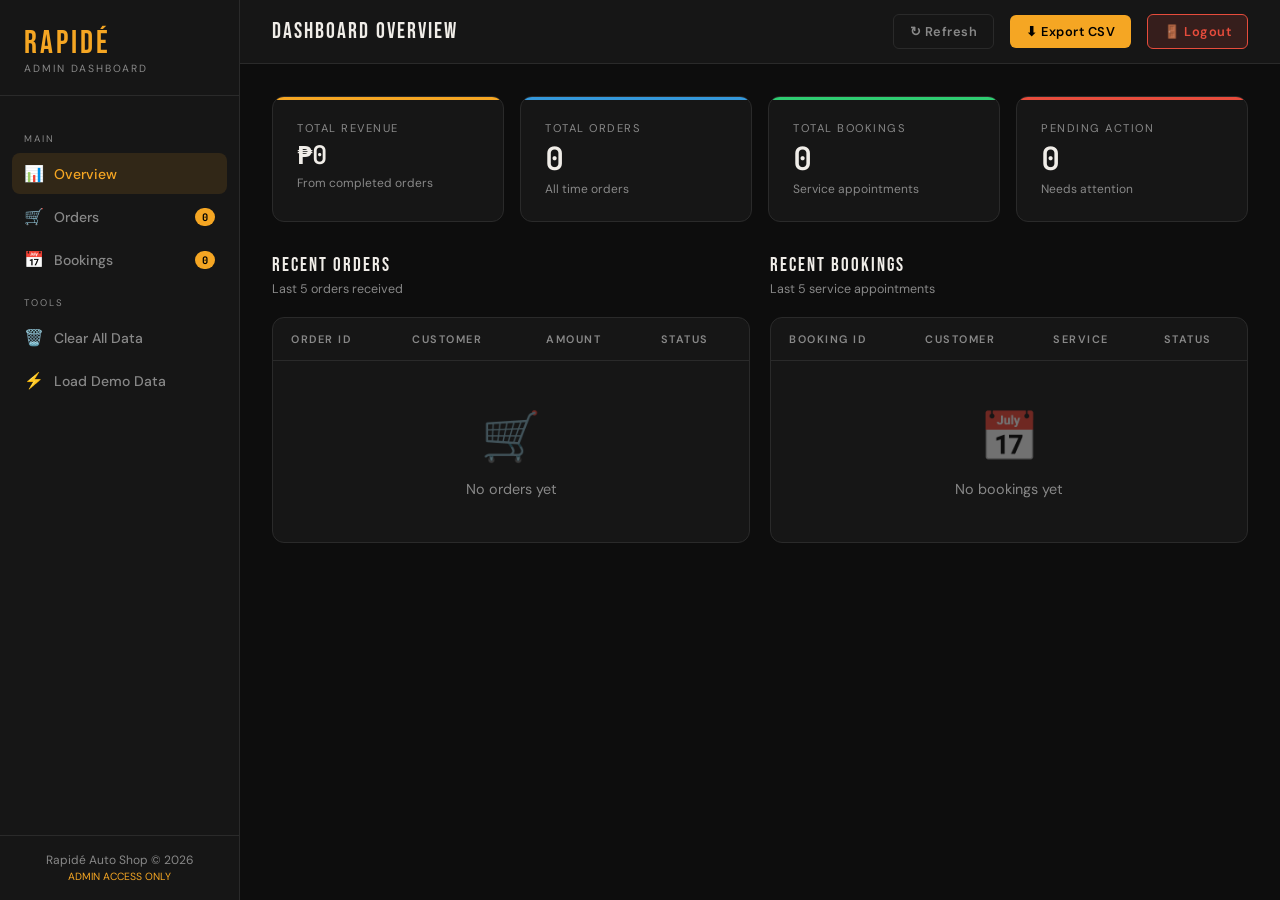
<file: admin.html>
<!DOCTYPE html>
<html lang="en">
<head>
  <meta charset="UTF-8" />
  <meta name="viewport" content="width=device-width, initial-scale=1.0"/>
  <title>Rapidé Admin Panel</title>
  <link href="https://fonts.googleapis.com/css2?family=Bebas+Neue&family=DM+Sans:wght@300;400;500;600&family=JetBrains+Mono:wght@400;600&display=swap" rel="stylesheet"/>
  <style>
    :root {
      --bg: #0d0d0d;
      --surface: #161616;
      --surface2: #1e1e1e;
      --border: #2a2a2a;
      --gold: #f5a623;
      --gold-dim: #c47f0d;
      --text: #f0ede8;
      --muted: #888;
      --danger: #e74c3c;
      --success: #2ecc71;
      --info: #3498db;
      --warning: #f39c12;
    }

    * { box-sizing: border-box; margin: 0; padding: 0; }

    body {
      background: var(--bg);
      color: var(--text);
      font-family: 'DM Sans', sans-serif;
      min-height: 100vh;
      display: flex;
    }

    /* SIDEBAR */
    .sidebar {
      width: 240px;
      background: var(--surface);
      border-right: 1px solid var(--border);
      display: flex;
      flex-direction: column;
      position: fixed;
      height: 100vh;
      z-index: 100;
    }

    .sidebar-logo {
      padding: 28px 24px 20px;
      border-bottom: 1px solid var(--border);
    }

    .sidebar-logo .brand {
      font-family: 'Bebas Neue', cursive;
      font-size: 2rem;
      color: var(--gold);
      letter-spacing: 3px;
      line-height: 1;
    }

    .sidebar-logo .sub {
      font-size: 0.65rem;
      color: var(--muted);
      letter-spacing: 2px;
      text-transform: uppercase;
      margin-top: 2px;
    }

    .sidebar-nav {
      padding: 20px 12px;
      flex: 1;
    }

    .nav-label {
      font-size: 0.6rem;
      letter-spacing: 2px;
      text-transform: uppercase;
      color: var(--muted);
      padding: 0 12px;
      margin-bottom: 8px;
      margin-top: 16px;
    }

    .nav-item {
      display: flex;
      align-items: center;
      gap: 10px;
      padding: 10px 12px;
      border-radius: 8px;
      cursor: pointer;
      font-size: 0.875rem;
      font-weight: 500;
      color: var(--muted);
      transition: all 0.2s;
      margin-bottom: 2px;
    }

    .nav-item:hover { background: var(--surface2); color: var(--text); }
    .nav-item.active { background: rgba(245,166,35,0.12); color: var(--gold); }
    .nav-item .icon { font-size: 1rem; width: 20px; text-align: center; }

    .nav-badge {
      margin-left: auto;
      background: var(--gold);
      color: #000;
      font-size: 0.65rem;
      font-weight: 700;
      padding: 2px 7px;
      border-radius: 20px;
      font-family: 'JetBrains Mono', monospace;
    }

    .sidebar-footer {
      padding: 16px;
      border-top: 1px solid var(--border);
      font-size: 0.75rem;
      color: var(--muted);
      text-align: center;
    }

    /* MAIN */
    .main {
      margin-left: 240px;
      flex: 1;
      display: flex;
      flex-direction: column;
      min-height: 100vh;
    }

    .topbar {
      background: var(--surface);
      border-bottom: 1px solid var(--border);
      padding: 0 32px;
      height: 64px;
      display: flex;
      align-items: center;
      justify-content: space-between;
      position: sticky;
      top: 0;
      z-index: 50;
    }

    .topbar-title {
      font-family: 'Bebas Neue', cursive;
      font-size: 1.4rem;
      letter-spacing: 2px;
      color: var(--text);
    }

    .topbar-right {
      display: flex;
      align-items: center;
      gap: 16px;
    }

    .btn {
      display: inline-flex;
      align-items: center;
      gap: 6px;
      padding: 8px 16px;
      border-radius: 6px;
      font-size: 0.8rem;
      font-weight: 600;
      cursor: pointer;
      border: none;
      transition: all 0.2s;
      font-family: 'DM Sans', sans-serif;
      letter-spacing: 0.5px;
    }

    .btn-gold { background: var(--gold); color: #000; }
    .btn-gold:hover { background: var(--gold-dim); }
    .btn-ghost { background: transparent; color: var(--muted); border: 1px solid var(--border); }
    .btn-ghost:hover { color: var(--text); border-color: var(--muted); }
    .btn-danger { background: rgba(231,76,60,0.15); color: var(--danger); border: 1px solid rgba(231,76,60,0.3); }
    .btn-danger:hover { background: rgba(231,76,60,0.25); }

    .content { padding: 32px; flex: 1; }

    /* STATS */
    .stats-grid {
      display: grid;
      grid-template-columns: repeat(4, 1fr);
      gap: 16px;
      margin-bottom: 32px;
    }

    .stat-card {
      background: var(--surface);
      border: 1px solid var(--border);
      border-radius: 12px;
      padding: 24px;
      position: relative;
      overflow: hidden;
    }

    .stat-card::before {
      content: '';
      position: absolute;
      top: 0; left: 0; right: 0;
      height: 3px;
    }

    .stat-card.gold::before { background: var(--gold); }
    .stat-card.blue::before { background: var(--info); }
    .stat-card.green::before { background: var(--success); }
    .stat-card.red::before { background: var(--danger); }

    .stat-label {
      font-size: 0.7rem;
      letter-spacing: 1.5px;
      text-transform: uppercase;
      color: var(--muted);
      margin-bottom: 8px;
    }

    .stat-value {
      font-family: 'JetBrains Mono', monospace;
      font-size: 2rem;
      font-weight: 600;
      color: var(--text);
      line-height: 1;
    }

    .stat-value.currency { font-size: 1.6rem; }
    .stat-sub { font-size: 0.75rem; color: var(--muted); margin-top: 6px; }

    /* TABS */
    .tabs {
      display: flex;
      gap: 4px;
      margin-bottom: 24px;
      background: var(--surface);
      padding: 6px;
      border-radius: 10px;
      border: 1px solid var(--border);
      width: fit-content;
    }

    .tab {
      padding: 8px 20px;
      border-radius: 6px;
      cursor: pointer;
      font-size: 0.85rem;
      font-weight: 500;
      color: var(--muted);
      transition: all 0.2s;
    }

    .tab.active { background: var(--gold); color: #000; font-weight: 700; }
    .tab:hover:not(.active) { color: var(--text); background: var(--surface2); }

    /* TABLE */
    .table-header {
      display: flex;
      align-items: center;
      justify-content: space-between;
      margin-bottom: 16px;
    }

    .search-box {
      background: var(--surface);
      border: 1px solid var(--border);
      border-radius: 8px;
      padding: 8px 14px;
      color: var(--text);
      font-size: 0.85rem;
      font-family: 'DM Sans', sans-serif;
      width: 260px;
      outline: none;
      transition: border-color 0.2s;
    }

    .search-box:focus { border-color: var(--gold); }
    .search-box::placeholder { color: var(--muted); }

    .table-wrap {
      background: var(--surface);
      border: 1px solid var(--border);
      border-radius: 12px;
      overflow: hidden;
    }

    table { width: 100%; border-collapse: collapse; }

    thead tr { border-bottom: 1px solid var(--border); }

    th {
      padding: 14px 18px;
      text-align: left;
      font-size: 0.68rem;
      letter-spacing: 1.5px;
      text-transform: uppercase;
      color: var(--muted);
      font-weight: 600;
    }

    td {
      padding: 14px 18px;
      font-size: 0.85rem;
      border-bottom: 1px solid rgba(255,255,255,0.04);
      vertical-align: middle;
    }

    tr:last-child td { border-bottom: none; }
    tbody tr:hover { background: rgba(255,255,255,0.03); }

    .mono { font-family: 'JetBrains Mono', monospace; font-size: 0.8rem; color: var(--gold); }

    .badge {
      display: inline-flex;
      align-items: center;
      gap: 5px;
      padding: 4px 10px;
      border-radius: 20px;
      font-size: 0.72rem;
      font-weight: 600;
      letter-spacing: 0.5px;
    }

    .badge-pending { background: rgba(243,156,18,0.15); color: var(--warning); }
    .badge-confirmed { background: rgba(52,152,219,0.15); color: var(--info); }
    .badge-completed { background: rgba(46,204,113,0.15); color: var(--success); }
    .badge-cancelled { background: rgba(231,76,60,0.15); color: var(--danger); }
    .badge-order { background: rgba(245,166,35,0.12); color: var(--gold); }
    .badge-booking { background: rgba(52,152,219,0.12); color: var(--info); }

    .action-btns { display: flex; gap: 6px; }

    select.status-select {
      background: var(--surface2);
      border: 1px solid var(--border);
      color: var(--text);
      font-size: 0.78rem;
      padding: 4px 8px;
      border-radius: 5px;
      font-family: 'DM Sans', sans-serif;
      cursor: pointer;
      outline: none;
    }

    select.status-select:focus { border-color: var(--gold); }

    .empty-state {
      text-align: center;
      padding: 80px 20px;
      color: var(--muted);
    }

    .empty-state .icon { font-size: 3rem; margin-bottom: 12px; opacity: 0.4; }
    .empty-state p { font-size: 0.9rem; }

    /* TOAST */
    .toast {
      position: fixed;
      bottom: 24px;
      right: 24px;
      background: var(--surface2);
      border: 1px solid var(--gold);
      color: var(--text);
      padding: 14px 20px;
      border-radius: 10px;
      font-size: 0.85rem;
      z-index: 9999;
      opacity: 0;
      transform: translateY(10px);
      transition: all 0.3s;
      pointer-events: none;
    }

    .toast.show { opacity: 1; transform: translateY(0); }

    /* MODAL */
    .modal-overlay {
      position: fixed; inset: 0;
      background: rgba(0,0,0,0.7);
      z-index: 200;
      display: none;
      align-items: center;
      justify-content: center;
    }

    .modal-overlay.open { display: flex; }

    .modal {
      background: var(--surface);
      border: 1px solid var(--border);
      border-radius: 16px;
      padding: 32px;
      min-width: 480px;
      max-width: 90vw;
    }

    .modal h3 {
      font-family: 'Bebas Neue', cursive;
      font-size: 1.6rem;
      letter-spacing: 2px;
      margin-bottom: 20px;
      color: var(--gold);
    }

    .modal-row {
      display: flex;
      justify-content: space-between;
      padding: 10px 0;
      border-bottom: 1px solid var(--border);
      font-size: 0.875rem;
    }

    .modal-row:last-of-type { border-bottom: none; }
    .modal-row .label { color: var(--muted); }
    .modal-row .val { font-weight: 500; text-align: right; max-width: 60%; }

    .modal-footer { margin-top: 24px; display: flex; gap: 10px; justify-content: flex-end; }

    /* SECTION TITLE */
    .section-title {
      font-family: 'Bebas Neue', cursive;
      font-size: 1.2rem;
      letter-spacing: 2px;
      color: var(--text);
      margin-bottom: 4px;
    }

    .section-sub { font-size: 0.78rem; color: var(--muted); margin-bottom: 20px; }

    @media (max-width: 1100px) {
      .stats-grid { grid-template-columns: repeat(2, 1fr); }
    }
  </style>
</head>
<body>

<!-- SIDEBAR -->
<aside class="sidebar">
  <div class="sidebar-logo">
    <div class="brand">Rapidé</div>
    <div class="sub">Admin Dashboard</div>
  </div>
  <nav class="sidebar-nav">
    <div class="nav-label">Main</div>
    <div class="nav-item active" onclick="showView('overview')">
      <span class="icon">📊</span> Overview
    </div>
    <div class="nav-item" onclick="showView('orders')">
      <span class="icon">🛒</span> Orders
      <span class="nav-badge" id="orders-badge">0</span>
    </div>
    <div class="nav-item" onclick="showView('bookings')">
      <span class="icon">📅</span> Bookings
      <span class="nav-badge" id="bookings-badge">0</span>
    </div>
    <div class="nav-label">Tools</div>
    <div class="nav-item" onclick="clearAllData()">
      <span class="icon">🗑️</span> Clear All Data
    </div>
    <div class="nav-item" onclick="generateDemoData()">
      <span class="icon">⚡</span> Load Demo Data
    </div>
  </nav>
  <div class="sidebar-footer">
    Rapidé Auto Shop © 2026<br>
    <span style="color:var(--gold);font-size:0.65rem;">ADMIN ACCESS ONLY</span>
  </div>
</aside>

<!-- MAIN -->
<div class="main">
  <header class="topbar">
    <div class="topbar-title" id="page-title">DASHBOARD OVERVIEW</div>
    <div class="topbar-right">
      <button class="btn btn-ghost" onclick="refreshData()">↻ Refresh</button>
      <button class="btn btn-gold" onclick="exportCSV()">⬇ Export CSV</button>
      <button class="btn btn-danger" onclick="adminLogout()" style="border:1px solid var(--danger)">🚪 Logout</button>
    </div>
  </header>

  <div class="content">

    <!-- OVERVIEW VIEW -->
    <div id="view-overview">
      <div class="stats-grid">
        <div class="stat-card gold">
          <div class="stat-label">Total Revenue</div>
          <div class="stat-value currency" id="stat-revenue">₱0</div>
          <div class="stat-sub">From completed orders</div>
        </div>
        <div class="stat-card blue">
          <div class="stat-label">Total Orders</div>
          <div class="stat-value" id="stat-orders">0</div>
          <div class="stat-sub">All time orders</div>
        </div>
        <div class="stat-card green">
          <div class="stat-label">Total Bookings</div>
          <div class="stat-value" id="stat-bookings">0</div>
          <div class="stat-sub">Service appointments</div>
        </div>
        <div class="stat-card red">
          <div class="stat-label">Pending Action</div>
          <div class="stat-value" id="stat-pending">0</div>
          <div class="stat-sub">Needs attention</div>
        </div>
      </div>

      <div style="display:grid;grid-template-columns:1fr 1fr;gap:20px;">
        <!-- Recent Orders -->
        <div>
          <div class="section-title">Recent Orders</div>
          <div class="section-sub">Last 5 orders received</div>
          <div class="table-wrap">
            <table>
              <thead>
                <tr>
                  <th>Order ID</th>
                  <th>Customer</th>
                  <th>Amount</th>
                  <th>Status</th>
                </tr>
              </thead>
              <tbody id="recent-orders-body">
                <tr><td colspan="4"><div class="empty-state"><div class="icon">🛒</div><p>No orders yet</p></div></td></tr>
              </tbody>
            </table>
          </div>
        </div>

        <!-- Recent Bookings -->
        <div>
          <div class="section-title">Recent Bookings</div>
          <div class="section-sub">Last 5 service appointments</div>
          <div class="table-wrap">
            <table>
              <thead>
                <tr>
                  <th>Booking ID</th>
                  <th>Customer</th>
                  <th>Service</th>
                  <th>Status</th>
                </tr>
              </thead>
              <tbody id="recent-bookings-body">
                <tr><td colspan="4"><div class="empty-state"><div class="icon">📅</div><p>No bookings yet</p></div></td></tr>
              </tbody>
            </table>
          </div>
        </div>
      </div>
    </div>

    <!-- ORDERS VIEW -->
    <div id="view-orders" style="display:none;">
      <div class="table-header">
        <div>
          <div class="section-title">All Orders</div>
          <div class="section-sub">Customer cart checkouts</div>
        </div>
        <input class="search-box" type="text" placeholder="🔍  Search by name, product, ID…" oninput="filterTable(this.value, 'orders-body')"/>
      </div>
      <div class="table-wrap">
        <table>
          <thead>
            <tr>
              <th>Order ID</th>
              <th>Date & Time</th>
              <th>Customer</th>
              <th>Contact</th>
              <th>Items</th>
              <th>Total</th>
              <th>Status</th>
              <th>Actions</th>
            </tr>
          </thead>
          <tbody id="orders-body">
            <tr><td colspan="8"><div class="empty-state"><div class="icon">🛒</div><p>No orders received yet.<br>Orders will appear here when customers checkout.</p></div></td></tr>
          </tbody>
        </table>
      </div>
    </div>

    <!-- BOOKINGS VIEW -->
    <div id="view-bookings" style="display:none;">
      <div class="table-header">
        <div>
          <div class="section-title">All Bookings</div>
          <div class="section-sub">Service appointment requests</div>
        </div>
        <input class="search-box" type="text" placeholder="🔍  Search by name, service, ID…" oninput="filterTable(this.value, 'bookings-body')"/>
      </div>
      <div class="table-wrap">
        <table>
          <thead>
            <tr>
              <th>Booking ID</th>
              <th>Date Received</th>
              <th>Customer</th>
              <th>Contact</th>
              <th>Service</th>
              <th>Appointment</th>
              <th>Status</th>
              <th>Actions</th>
            </tr>
          </thead>
          <tbody id="bookings-body">
            <tr><td colspan="8"><div class="empty-state"><div class="icon">📅</div><p>No bookings received yet.<br>Bookings will appear here when customers submit the form.</p></div></td></tr>
          </tbody>
        </table>
      </div>
    </div>

  </div>
</div>

<!-- DETAIL MODAL -->
<div class="modal-overlay" id="modal-overlay" onclick="closeModal(event)">
  <div class="modal" id="modal-box">
    <h3 id="modal-title">Details</h3>
    <div id="modal-body"></div>
    <div class="modal-footer">
      <button class="btn btn-ghost" onclick="document.getElementById('modal-overlay').classList.remove('open')">Close</button>
    </div>
  </div>
</div>

<!-- TOAST -->
<div class="toast" id="toast"></div>

<script>
  // ─── DATA LAYER ─────────────────────────────────────────────────────────────

  function getOrders() {
    try { return JSON.parse(localStorage.getItem('rapide_orders') || '[]'); } catch { return []; }
  }

  function getBookings() {
    try { return JSON.parse(localStorage.getItem('rapide_bookings') || '[]'); } catch { return []; }
  }

  function saveOrders(data) { localStorage.setItem('rapide_orders', JSON.stringify(data)); }
  function saveBookings(data) { localStorage.setItem('rapide_bookings', JSON.stringify(data)); }

  function genId(prefix) {
    return prefix + '-' + Date.now().toString(36).toUpperCase() + Math.random().toString(36).slice(2,5).toUpperCase();
  }

  // ─── STATUS BADGE ────────────────────────────────────────────────────────────

  function statusBadge(s) {
    const map = {
      pending: 'badge-pending',
      confirmed: 'badge-confirmed',
      completed: 'badge-completed',
      cancelled: 'badge-cancelled'
    };
    const dot = { pending:'🟡', confirmed:'🔵', completed:'🟢', cancelled:'🔴' };
    return `<span class="badge ${map[s] || 'badge-pending'}">${dot[s]||'⚪'} ${s.charAt(0).toUpperCase()+s.slice(1)}</span>`;
  }

  // ─── RENDER ─────────────────────────────────────────────────────────────────

  function renderAll() {
    const orders = getOrders();
    const bookings = getBookings();

    // Badges
    document.getElementById('orders-badge').textContent = orders.length;
    document.getElementById('bookings-badge').textContent = bookings.length;

    // Stats
    const revenue = orders.filter(o=>o.status==='completed').reduce((s,o)=>s+(o.total||0),0);
    const pending = [...orders,...bookings].filter(x=>x.status==='pending').length;
    document.getElementById('stat-revenue').textContent = '₱'+revenue.toLocaleString();
    document.getElementById('stat-orders').textContent = orders.length;
    document.getElementById('stat-bookings').textContent = bookings.length;
    document.getElementById('stat-pending').textContent = pending;

    renderOrders(orders);
    renderBookings(bookings);
    renderRecentOrders(orders.slice(-5).reverse());
    renderRecentBookings(bookings.slice(-5).reverse());
  }

  function renderOrders(orders) {
    const tbody = document.getElementById('orders-body');
    if (!orders.length) {
      tbody.innerHTML = `<tr><td colspan="8"><div class="empty-state"><div class="icon">🛒</div><p>No orders received yet.<br>Orders will appear here when customers checkout.</p></div></td></tr>`;
      return;
    }
    tbody.innerHTML = [...orders].reverse().map(o => `
      <tr data-search="${o.id} ${o.name} ${o.email} ${o.phone} ${(o.items||[]).map(i=>i.name).join(' ')}">
        <td><span class="mono">${o.id}</span></td>
        <td style="font-size:0.78rem;color:var(--muted)">${new Date(o.timestamp).toLocaleString('en-PH',{dateStyle:'medium',timeStyle:'short'})}</td>
        <td>
          <div style="font-weight:500">${o.name||'—'}</div>
          <div style="font-size:0.75rem;color:var(--muted)">${o.email||''}</div>
        </td>
        <td style="font-size:0.8rem">${o.phone||'—'}</td>
        <td style="font-size:0.78rem;color:var(--muted);max-width:160px">${(o.items||[]).map(i=>`${i.qty}× ${i.name}`).join(', ')||'—'}</td>
        <td><span class="mono" style="color:var(--gold)">₱${(o.total||0).toLocaleString()}</span></td>
        <td>
          <select class="status-select" onchange="updateStatus('order','${o.id}',this.value)">
            ${['pending','confirmed','completed','cancelled'].map(s=>`<option value="${s}" ${o.status===s?'selected':''}>${s.charAt(0).toUpperCase()+s.slice(1)}</option>`).join('')}
          </select>
        </td>
        <td>
          <div class="action-btns">
            <button class="btn btn-ghost" onclick="viewOrder('${o.id}')" style="padding:5px 10px;font-size:0.75rem">View</button>
            <button class="btn btn-danger" onclick="deleteEntry('order','${o.id}')" style="padding:5px 10px;font-size:0.75rem">✕</button>
          </div>
        </td>
      </tr>
    `).join('');
  }

  function renderBookings(bookings) {
    const tbody = document.getElementById('bookings-body');
    if (!bookings.length) {
      tbody.innerHTML = `<tr><td colspan="8"><div class="empty-state"><div class="icon">📅</div><p>No bookings received yet.<br>Bookings appear here when customers submit the form.</p></div></td></tr>`;
      return;
    }
    tbody.innerHTML = [...bookings].reverse().map(b => `
      <tr data-search="${b.id} ${b.name} ${b.email} ${b.phone} ${b.service}">
        <td><span class="mono">${b.id}</span></td>
        <td style="font-size:0.78rem;color:var(--muted)">${new Date(b.timestamp).toLocaleString('en-PH',{dateStyle:'medium',timeStyle:'short'})}</td>
        <td>
          <div style="font-weight:500">${b.name||'—'}</div>
          <div style="font-size:0.75rem;color:var(--muted)">${b.email||''}</div>
        </td>
        <td style="font-size:0.8rem">${b.phone||'—'}</td>
        <td><span class="badge badge-booking">${b.service||'—'}</span></td>
        <td style="font-size:0.8rem">${b.appointmentDate ? new Date(b.appointmentDate).toLocaleDateString('en-PH',{dateStyle:'medium'}) : '—'} ${b.appointmentTime||''}</td>
        <td>
          <select class="status-select" onchange="updateStatus('booking','${b.id}',this.value)">
            ${['pending','confirmed','completed','cancelled'].map(s=>`<option value="${s}" ${b.status===s?'selected':''}>${s.charAt(0).toUpperCase()+s.slice(1)}</option>`).join('')}
          </select>
        </td>
        <td>
          <div class="action-btns">
            <button class="btn btn-ghost" onclick="viewBooking('${b.id}')" style="padding:5px 10px;font-size:0.75rem">View</button>
            <button class="btn btn-danger" onclick="deleteEntry('booking','${b.id}')" style="padding:5px 10px;font-size:0.75rem">✕</button>
          </div>
        </td>
      </tr>
    `).join('');
  }

  function renderRecentOrders(orders) {
    const tbody = document.getElementById('recent-orders-body');
    if (!orders.length) {
      tbody.innerHTML = `<tr><td colspan="4"><div class="empty-state" style="padding:30px"><div class="icon">🛒</div><p>No orders yet</p></div></td></tr>`;
      return;
    }
    tbody.innerHTML = orders.map(o=>`
      <tr>
        <td><span class="mono">${o.id}</span></td>
        <td style="font-weight:500">${o.name||'—'}</td>
        <td><span class="mono" style="color:var(--gold)">₱${(o.total||0).toLocaleString()}</span></td>
        <td>${statusBadge(o.status)}</td>
      </tr>
    `).join('');
  }

  function renderRecentBookings(bookings) {
    const tbody = document.getElementById('recent-bookings-body');
    if (!bookings.length) {
      tbody.innerHTML = `<tr><td colspan="4"><div class="empty-state" style="padding:30px"><div class="icon">📅</div><p>No bookings yet</p></div></td></tr>`;
      return;
    }
    tbody.innerHTML = bookings.map(b=>`
      <tr>
        <td><span class="mono">${b.id}</span></td>
        <td style="font-weight:500">${b.name||'—'}</td>
        <td><span class="badge badge-booking" style="font-size:0.7rem">${b.service||'—'}</span></td>
        <td>${statusBadge(b.status)}</td>
      </tr>
    `).join('');
  }

  // ─── NAVIGATION ──────────────────────────────────────────────────────────────

  function showView(view) {
    ['overview','orders','bookings'].forEach(v => {
      document.getElementById('view-'+v).style.display = v===view ? '' : 'none';
    });
    document.querySelectorAll('.nav-item').forEach(el => el.classList.remove('active'));
    event?.target?.closest('.nav-item')?.classList.add('active');
    const titles = { overview:'DASHBOARD OVERVIEW', orders:'ALL ORDERS', bookings:'ALL BOOKINGS' };
    document.getElementById('page-title').textContent = titles[view];
  }

  // ─── ACTIONS ─────────────────────────────────────────────────────────────────

  function updateStatus(type, id, status) {
    if (type === 'order') {
      const orders = getOrders();
      const i = orders.findIndex(o=>o.id===id);
      if (i>-1) { orders[i].status = status; saveOrders(orders); }
    } else {
      const bookings = getBookings();
      const i = bookings.findIndex(b=>b.id===id);
      if (i>-1) { bookings[i].status = status; saveBookings(bookings); }
    }
    renderAll();
    toast('Status updated to ' + status);
  }

  function deleteEntry(type, id) {
    if (!confirm('Delete this entry? This cannot be undone.')) return;
    if (type === 'order') {
      saveOrders(getOrders().filter(o=>o.id!==id));
    } else {
      saveBookings(getBookings().filter(b=>b.id!==id));
    }
    renderAll();
    toast('Entry deleted');
  }

  function viewOrder(id) {
    const o = getOrders().find(x=>x.id===id);
    if (!o) return;
    document.getElementById('modal-title').textContent = 'Order ' + o.id;
    document.getElementById('modal-body').innerHTML = `
      ${row('Order ID', `<span class="mono">${o.id}</span>`)}
      ${row('Date', new Date(o.timestamp).toLocaleString('en-PH'))}
      ${row('Customer', o.name||'—')}
      ${row('Email', o.email||'—')}
      ${row('Phone', o.phone||'—')}
      ${row('Address', o.address||'—')}
      ${row('Items', (o.items||[]).map(i=>`${i.qty}× ${i.name} (₱${i.price})`).join('<br>')||'—')}
      ${row('Total', `<span class="mono" style="color:var(--gold)">₱${(o.total||0).toLocaleString()}</span>`)}
      ${row('Status', statusBadge(o.status))}
      ${o.notes ? row('Notes', o.notes) : ''}
    `;
    document.getElementById('modal-overlay').classList.add('open');
  }

  function viewBooking(id) {
    const b = getBookings().find(x=>x.id===id);
    if (!b) return;
    document.getElementById('modal-title').textContent = 'Booking ' + b.id;
    document.getElementById('modal-body').innerHTML = `
      ${row('Booking ID', `<span class="mono">${b.id}</span>`)}
      ${row('Date Received', new Date(b.timestamp).toLocaleString('en-PH'))}
      ${row('Customer', b.name||'—')}
      ${row('Email', b.email||'—')}
      ${row('Phone', b.phone||'—')}
      ${row('Service', b.service||'—')}
      ${row('Appointment', (b.appointmentDate ? new Date(b.appointmentDate).toLocaleDateString('en-PH',{dateStyle:'long'}) : '—') + ' ' + (b.appointmentTime||''))}
      ${row('Vehicle', b.vehicle||'—')}
      ${row('Status', statusBadge(b.status))}
      ${b.message ? row('Message', b.message) : ''}
    `;
    document.getElementById('modal-overlay').classList.add('open');
  }

  function row(label, val) {
    return `<div class="modal-row"><span class="label">${label}</span><span class="val">${val}</span></div>`;
  }

  function closeModal(e) {
    if (e.target === document.getElementById('modal-overlay')) {
      document.getElementById('modal-overlay').classList.remove('open');
    }
  }

  function filterTable(q, tbodyId) {
    const rows = document.querySelectorAll(`#${tbodyId} tr[data-search]`);
    q = q.toLowerCase();
    rows.forEach(tr => {
      tr.style.display = tr.dataset.search.toLowerCase().includes(q) ? '' : 'none';
    });
  }

  function refreshData() { renderAll(); toast('Data refreshed'); }

  function clearAllData() {
    if (!confirm('Clear ALL orders and bookings? This cannot be undone.')) return;
    localStorage.removeItem('rapide_orders');
    localStorage.removeItem('rapide_bookings');
    renderAll();
    toast('All data cleared');
  }

  function exportCSV() {
    const orders = getOrders();
    const bookings = getBookings();
    let csv = 'TYPE,ID,Date,Customer,Email,Phone,Service/Items,Total/Appointment,Status\n';
    orders.forEach(o => {
      csv += `Order,${o.id},${new Date(o.timestamp).toLocaleDateString()},${o.name||''},${o.email||''},${o.phone||''},"${(o.items||[]).map(i=>`${i.qty}x ${i.name}`).join('; ')}",₱${o.total||0},${o.status}\n`;
    });
    bookings.forEach(b => {
      csv += `Booking,${b.id},${new Date(b.timestamp).toLocaleDateString()},${b.name||''},${b.email||''},${b.phone||''},${b.service||''},${b.appointmentDate||''}${b.appointmentTime?' '+b.appointmentTime:''},${b.status}\n`;
    });
    const a = document.createElement('a');
    a.href = 'data:text/csv,' + encodeURIComponent(csv);
    a.download = 'rapide_export_' + Date.now() + '.csv';
    a.click();
    toast('CSV exported!');
  }

  function generateDemoData() {
    const services = ['Oil Change','Brake Service','Wheel Alignment','Engine Check','Tint Installation'];
    const names = ['Juan dela Cruz','Maria Santos','Carlo Reyes','Ana Lim','Bong Aquino'];
    const products = [
      {name:'High-Flow Air Filter',price:449},{name:'Castrol 5W-40 Oil',price:1180},{name:'Ceramic Brake Pads',price:1800}
    ];

    const orders = [];
    for (let i=0;i<5;i++) {
      const items = [products[i%products.length], products[(i+1)%products.length]].slice(0,Math.floor(Math.random()*2)+1);
      const cartItems = items.map(p=>({name:p.name,price:p.price,qty:Math.floor(Math.random()*2)+1}));
      orders.push({
        id: genId('ORD'),
        timestamp: Date.now() - i * 86400000 * Math.random() * 3,
        name: names[i], email: names[i].toLowerCase().replace(' ','.')+'@gmail.com',
        phone: '09'+Math.floor(100000000+Math.random()*900000000),
        address: `Blk ${i+1} Lot ${i+2}, Cebu City`,
        items: cartItems,
        total: cartItems.reduce((s,x)=>s+x.price*x.qty,0),
        status: ['pending','confirmed','completed','cancelled'][i%4]
      });
    }

    const bookings = [];
    for (let i=0;i<5;i++) {
      bookings.push({
        id: genId('BKG'),
        timestamp: Date.now() - i * 86400000 * Math.random() * 3,
        name: names[(i+2)%names.length],
        email: names[(i+2)%names.length].toLowerCase().replace(' ','.')+'@gmail.com',
        phone: '09'+Math.floor(100000000+Math.random()*900000000),
        service: services[i%services.length],
        appointmentDate: new Date(Date.now()+i*86400000*2).toISOString().split('T')[0],
        appointmentTime: ['9:00 AM','11:00 AM','2:00 PM'][i%3],
        vehicle: ['Toyota Vios 2020','Honda Civic 2019','Ford Ranger 2022','Mitsubishi Montero 2021','Suzuki Ertiga 2023'][i],
        message: i%2===0 ? 'Please call before arriving.' : '',
        status: ['pending','confirmed','completed'][i%3]
      });
    }

    saveOrders(orders);
    saveBookings(bookings);
    renderAll();
    toast('Demo data loaded! ⚡');
  }

  function toast(msg) {
    const el = document.getElementById('toast');
    el.textContent = msg;
    el.classList.add('show');
    clearTimeout(el._t);
    el._t = setTimeout(() => el.classList.remove('show'), 2800);
  }

  // ─── INIT ────────────────────────────────────────────────────────────────────
  renderAll();

  // Auto-refresh every 30 seconds to catch new orders/bookings from other tabs
  setInterval(renderAll, 30000);
</script>
</body>
</html>
</file>
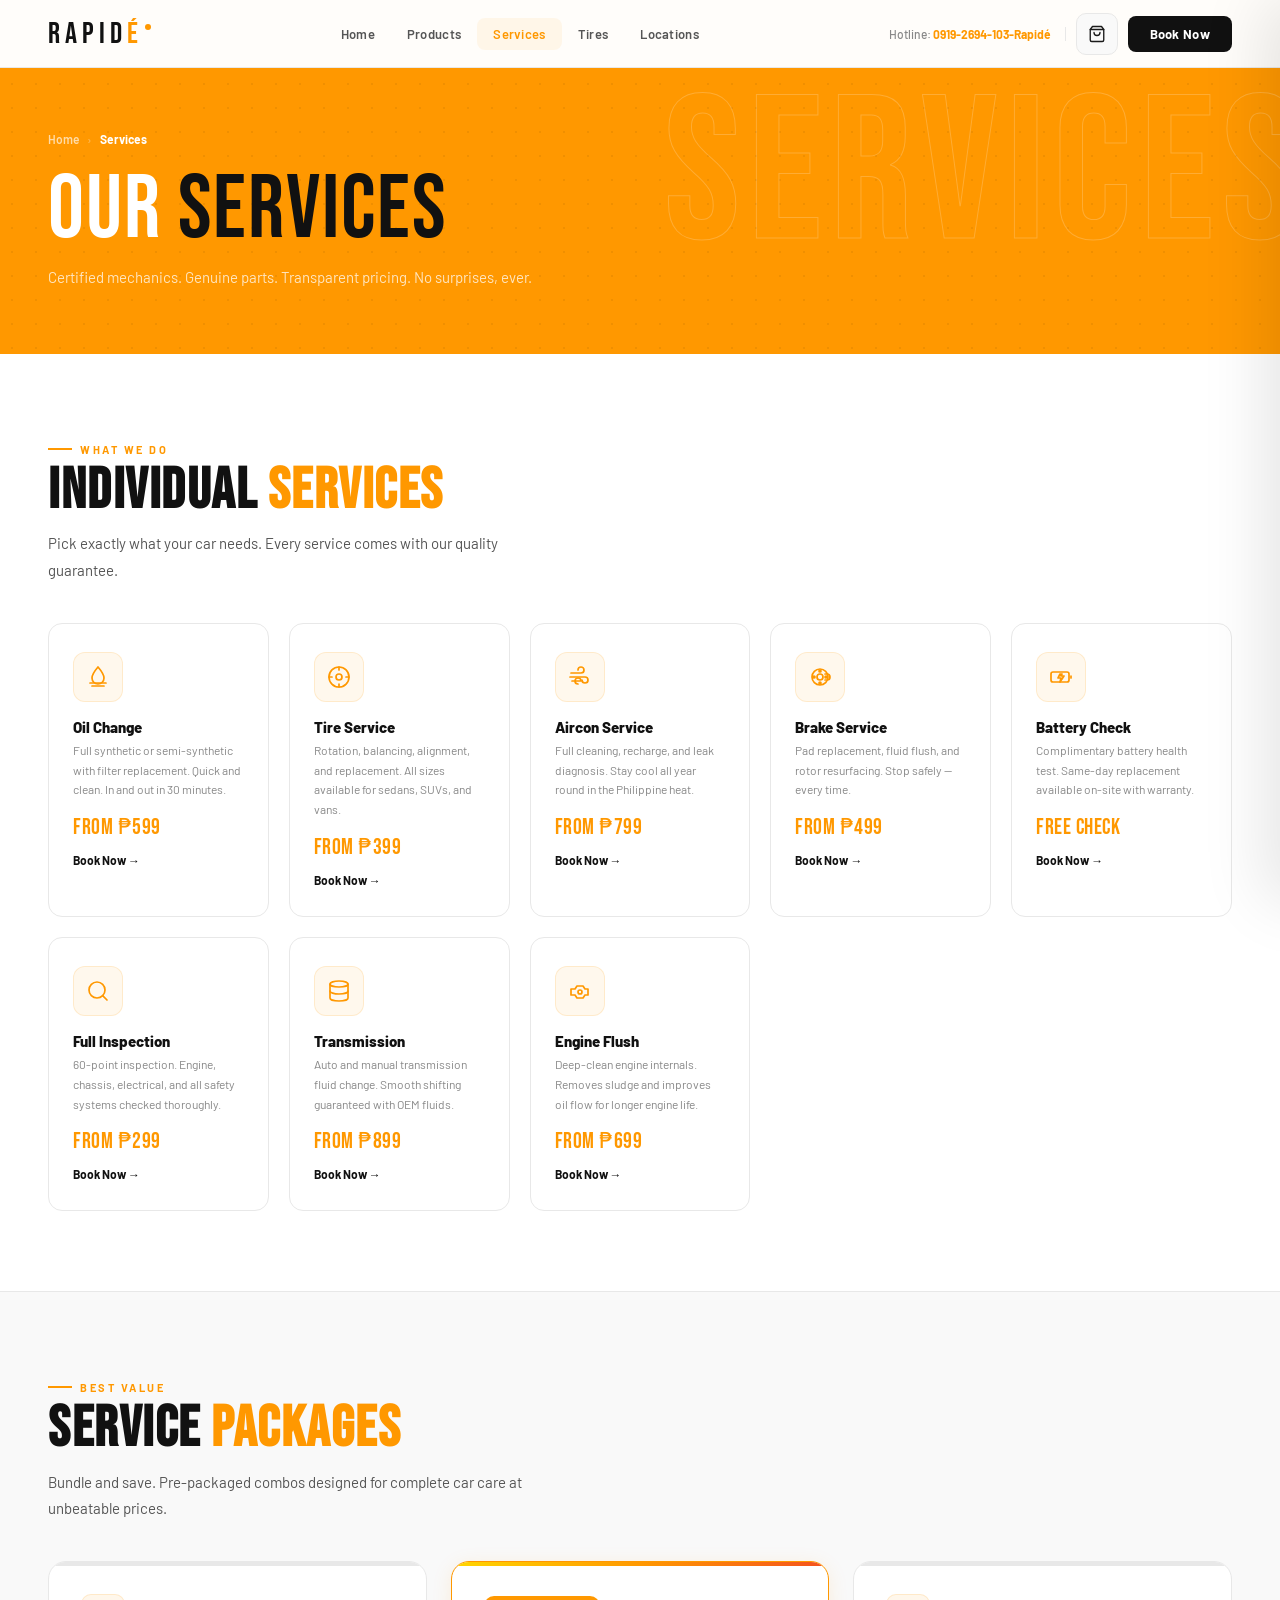
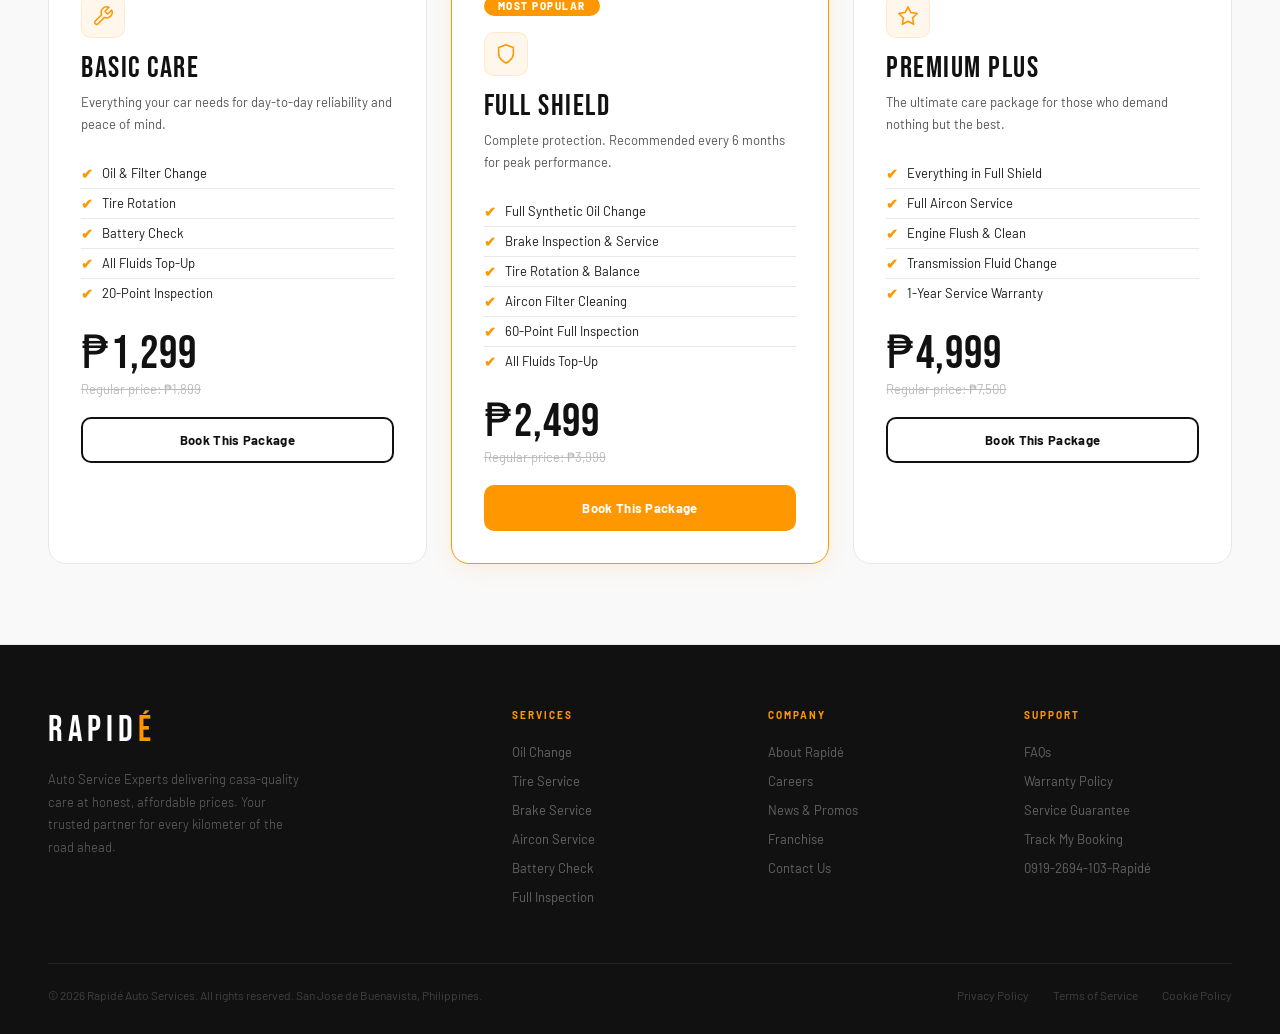
<file: services.html>
<!DOCTYPE html>
<html lang="en">
<head>
<meta charset="UTF-8">
<meta name="viewport" content="width=device-width, initial-scale=1.0">
<title>Services-Rapidé Auto Service</title>
<link href="https://fonts.googleapis.com/css2?family=Bebas+Neue&family=Barlow:ital,wght@0,300;0,400;0,500;0,600;0,700;0,800;1,700&display=swap" rel="stylesheet">
<style>
  :root{--gold:#FFC107;--amber:#FF9800;--orange:#F4511E;--deep:#E65100;--dark:#111111;--ink:#1A1A1A;--mid:#555555;--light:#888888;--smoke:#F9F9F9;--cream:#FFFBF5;--white:#FFFFFF;--border:#E8E8E8;--bwarm:#F0EBE0;--yellow:#FFD600}
  *,*::before,*::after{box-sizing:border-box;margin:0;padding:0}
  html{scroll-behavior:smooth}
  body{font-family:'Barlow',sans-serif;background:var(--white);color:var(--ink);overflow-x:hidden}
  ::-webkit-scrollbar{width:3px}::-webkit-scrollbar-track{background:#f0f0f0}::-webkit-scrollbar-thumb{background:var(--amber)}

  /* NAV */
  .nav{position:fixed;top:0;left:0;right:0;z-index:1000;background:rgba(255,255,255,0.98);backdrop-filter:blur(24px);border-bottom:1px solid var(--border);height:68px;display:flex;align-items:center;justify-content:space-between;padding:0 3rem;transition:box-shadow .3s}
  .nav.scrolled{box-shadow:0 1px 24px rgba(0,0,0,.07)}
  .nav-logo{font-family:'Bebas Neue',sans-serif;font-size:30px;letter-spacing:5px;color:var(--dark);text-decoration:none;display:flex;align-items:center}
  .nav-logo .accent{color:var(--amber)}
  .nav-logo .ndot{width:6px;height:6px;background:var(--amber);border-radius:50%;margin-left:2px;margin-top:-14px;flex-shrink:0}
  .nav-links{display:flex;gap:0}
  .nav-links a{color:var(--mid);text-decoration:none;font-size:13px;font-weight:600;padding:8px 16px;border-radius:8px;transition:color .2s,background .2s;letter-spacing:.3px}
  .nav-links a:hover,.nav-links a.active{color:var(--amber);background:rgba(255,152,0,.07)}
  .nav-right{display:flex;align-items:center;gap:10px}
  .nav-tel{font-size:12px;color:var(--light);font-weight:500;padding-right:14px;border-right:1px solid var(--border)}
  .nav-tel span{color:var(--amber);font-weight:700}
  .nav-cart{position:relative;cursor:pointer;background:var(--smoke);border:1.5px solid var(--border);color:var(--ink);width:42px;height:42px;border-radius:10px;display:flex;align-items:center;justify-content:center;transition:all .2s}
  .nav-cart:hover{border-color:var(--amber);background:rgba(255,152,0,.06)}
  .nav-cart svg{width:18px;height:18px;stroke:var(--ink);fill:none;stroke-width:1.8;stroke-linecap:round;stroke-linejoin:round}
  .nav-cart-badge{position:absolute;top:-7px;right:-7px;width:19px;height:19px;border-radius:50%;background:var(--orange);color:#fff;font-size:10px;font-weight:800;display:none;align-items:center;justify-content:center}
  .nav-cart-badge.show{display:flex}
  .nav-cta{background:var(--dark);color:#fff;border:none;padding:10px 22px;border-radius:8px;font-size:13px;font-weight:700;cursor:pointer;font-family:'Barlow',sans-serif;transition:all .2s;letter-spacing:.3px}
  .nav-cta:hover{background:var(--amber);transform:translateY(-1px)}
  .hamburger{display:none;flex-direction:column;gap:5px;cursor:pointer;padding:6px}
  .hamburger span{display:block;width:22px;height:2px;background:var(--ink);transition:all .3s;border-radius:2px}
  .hamburger.open span:nth-child(1){transform:translateY(7px) rotate(45deg)}
  .hamburger.open span:nth-child(2){opacity:0}
  .hamburger.open span:nth-child(3){transform:translateY(-7px) rotate(-45deg)}
  .mobile-menu{display:none;position:fixed;top:68px;left:0;right:0;z-index:999;background:#fff;border-bottom:1px solid var(--border);padding:1.5rem 2rem;flex-direction:column;gap:4px;box-shadow:0 12px 40px rgba(0,0,0,.08)}
  .mobile-menu.open{display:flex}
  .mobile-menu a{color:var(--ink);text-decoration:none;font-size:15px;font-weight:600;padding:12px 0;border-bottom:1px solid var(--border);transition:color .2s}
  .mobile-menu a:hover{color:var(--amber)}
  .mobile-menu .mob-cta{margin-top:.75rem;background:var(--dark);color:#fff;text-align:center;padding:14px;font-weight:700;border-radius:8px;border-bottom:none;font-size:14px}

  /* PAGE HERO */
  .page-hero{padding-top:68px;background:var(--amber);position:relative;overflow:hidden}
  .page-hero-inner{max-width:1280px;margin:0 auto;padding:4rem 3rem;position:relative;z-index:2}
  .page-hero-watermark{position:absolute;right:-2%;top:50%;transform:translateY(-50%);font-family:'Bebas Neue',sans-serif;font-size:clamp(120px,16vw,240px);line-height:1;letter-spacing:8px;color:transparent;-webkit-text-stroke:1px rgba(255,255,255,.2);pointer-events:none;user-select:none}
  .page-hero-dots{position:absolute;inset:0;background-image:radial-gradient(circle,rgba(0,0,0,.06) 1.5px,transparent 1.5px);background-size:24px 24px;pointer-events:none}
  .breadcrumb{display:flex;align-items:center;gap:8px;margin-bottom:1.5rem;font-size:12px}
  .breadcrumb a{color:rgba(255,255,255,.65);text-decoration:none;font-weight:600;transition:color .2s}
  .breadcrumb a:hover{color:#fff}
  .breadcrumb span{color:rgba(255,255,255,.4)}
  .breadcrumb .cur{color:#fff;font-weight:700}
  .page-title{font-family:'Bebas Neue',sans-serif;font-size:clamp(52px,7vw,90px);letter-spacing:2px;color:#fff;line-height:.9;margin-bottom:.875rem}
  .page-title .dk{color:var(--dark)}
  .page-desc{font-size:15px;color:rgba(255,255,255,.75);line-height:1.7;max-width:500px;font-weight:400}

  /* SECTION UTILS */
  .section{padding:5rem 3rem;max-width:1280px;margin:0 auto}
  .eyebrow{display:inline-flex;align-items:center;gap:8px;margin-bottom:.5rem}
  .eyebrow-line{width:24px;height:2px;background:var(--amber)}
  .eyebrow-text{font-size:11px;font-weight:700;color:var(--amber);letter-spacing:2.5px;text-transform:uppercase}
  .sec-h{font-family:'Bebas Neue',sans-serif;font-size:clamp(40px,4.5vw,60px);letter-spacing:1.5px;color:var(--dark);line-height:.95;margin-bottom:.75rem}
  .sec-h .ac{color:var(--amber)}
  .sec-p{font-size:15px;color:var(--mid);line-height:1.75;max-width:500px;font-weight:400}

  /* SERVICES GRID */
  .svc-grid{display:grid;grid-template-columns:repeat(auto-fill,minmax(220px,1fr));gap:1.25rem;margin-top:2.5rem}
  .svc-card{background:#fff;border:1.5px solid var(--border);border-radius:14px;padding:1.75rem 1.5rem;cursor:pointer;transition:all .25s;position:relative;overflow:hidden}
  .svc-card::after{content:'';position:absolute;bottom:0;left:0;right:0;height:3px;background:linear-gradient(90deg,var(--amber),var(--orange));transform:scaleX(0);transform-origin:left;transition:transform .3s}
  .svc-card:hover{box-shadow:0 12px 36px rgba(0,0,0,.06);transform:translateY(-4px);border-color:rgba(255,152,0,.25)}
  .svc-card:hover::after{transform:scaleX(1)}
  .svc-icon-box{width:50px;height:50px;border-radius:12px;background:rgba(255,152,0,.07);border:1.5px solid rgba(255,152,0,.15);display:flex;align-items:center;justify-content:center;margin-bottom:1rem}
  .svc-icon-box svg{width:24px;height:24px;stroke:var(--amber);fill:none;stroke-width:1.7;stroke-linecap:round;stroke-linejoin:round}
  .svc-name{font-size:15px;font-weight:800;color:var(--dark);margin-bottom:5px}
  .svc-desc{font-size:12px;color:var(--light);line-height:1.65;margin-bottom:.875rem}
  .svc-price{font-family:'Bebas Neue',sans-serif;font-size:22px;color:var(--amber);letter-spacing:.5px;display:block;margin-bottom:8px}
  .svc-link{font-size:12px;color:var(--dark);font-weight:700;cursor:pointer;display:inline-flex;align-items:center;gap:5px;transition:gap .2s,color .2s;text-decoration:none;background:none;border:none;font-family:'Barlow',sans-serif;padding:0}
  .svc-link:hover{gap:9px;color:var(--amber)}

  /* PACKAGES */
  .pkg-bg{background:var(--smoke);border-top:1px solid var(--border);border-bottom:1px solid var(--border)}
  .pkg-grid{display:grid;grid-template-columns:repeat(auto-fill,minmax(285px,1fr));gap:1.5rem;margin-top:2.5rem}
  .pkg-card{background:#fff;border:1.5px solid var(--border);border-radius:18px;padding:2rem;cursor:pointer;transition:all .25s;position:relative;overflow:hidden}
  .pkg-card:hover{box-shadow:0 16px 48px rgba(0,0,0,.07);transform:translateY(-4px)}
  .pkg-card.featured{border-color:var(--amber);box-shadow:0 4px 20px rgba(255,152,0,.12)}
  .pkg-topbar{height:4px;margin:-2rem -2rem 1.75rem;border-radius:0}
  .pkg-card:not(.featured) .pkg-topbar{background:var(--border)}
  .pkg-card.featured .pkg-topbar{background:linear-gradient(90deg,var(--yellow),var(--amber),var(--orange))}
  .pkg-tag{display:inline-block;background:var(--amber);color:#fff;font-size:10px;font-weight:800;letter-spacing:1.5px;text-transform:uppercase;padding:4px 14px;border-radius:100px;margin-bottom:1rem}
  .pkg-icon{width:44px;height:44px;border-radius:10px;background:rgba(255,152,0,.08);border:1.5px solid rgba(255,152,0,.15);display:flex;align-items:center;justify-content:center;margin-bottom:.75rem}
  .pkg-icon svg{width:22px;height:22px;stroke:var(--amber);fill:none;stroke-width:1.7;stroke-linecap:round;stroke-linejoin:round}
  .pkg-name{font-family:'Bebas Neue',sans-serif;font-size:30px;letter-spacing:1.5px;color:var(--dark);margin-bottom:6px}
  .pkg-desc{font-size:13px;color:var(--mid);line-height:1.65;margin-bottom:1.5rem}
  .pkg-list{margin-bottom:1.5rem}
  .pkg-item{display:flex;align-items:center;gap:9px;font-size:13px;color:var(--ink);padding:6px 0;border-bottom:1px solid var(--border)}
  .pkg-item:last-child{border-bottom:none}
  .pchk{color:var(--amber);font-size:14px;flex-shrink:0;font-weight:900}
  .pkg-price{font-family:'Bebas Neue',sans-serif;font-size:46px;color:var(--dark);letter-spacing:1px;line-height:1}
  .pkg-old{font-size:13px;color:#bbb;text-decoration:line-through;margin:3px 0 1.25rem}
  .pkg-btn{width:100%;border:2px solid var(--dark);background:transparent;color:var(--dark);padding:13px;font-size:13px;font-weight:700;font-family:'Barlow',sans-serif;border-radius:10px;cursor:pointer;transition:all .2s;letter-spacing:.3px}
  .pkg-btn:hover{background:var(--dark);color:#fff}
  .pkg-card.featured .pkg-btn{background:var(--amber);color:#fff;border-color:var(--amber)}
  .pkg-card.featured .pkg-btn:hover{background:var(--orange);border-color:var(--orange)}

  /* MODAL */
  .modal-ov{position:fixed;inset:0;z-index:9999;background:rgba(17,17,17,.65);backdrop-filter:blur(8px);display:flex;align-items:center;justify-content:center;opacity:0;pointer-events:none;transition:opacity .3s;padding:2rem}
  .modal-ov.open{opacity:1;pointer-events:all}
  .modal{background:#fff;border-radius:20px;max-width:520px;width:100%;padding:2.5rem;transform:translateY(24px);transition:transform .3s;position:relative;max-height:90vh;overflow-y:auto;box-shadow:0 40px 100px rgba(0,0,0,.2)}
  .modal-ov.open .modal{transform:translateY(0)}
  .modal-close{position:absolute;top:1.25rem;right:1.25rem;width:34px;height:34px;background:var(--smoke);border:1.5px solid var(--border);color:var(--mid);font-size:16px;cursor:pointer;display:flex;align-items:center;justify-content:center;border-radius:8px;transition:all .2s;font-family:'Barlow',sans-serif}
  .modal-close:hover{border-color:var(--orange);color:var(--orange)}
  .modal-title{font-family:'Bebas Neue',sans-serif;font-size:36px;letter-spacing:1.5px;color:var(--dark);margin-bottom:4px}
  .modal-title .ac{color:var(--amber)}
  .modal-sub{font-size:13px;color:var(--light);margin-bottom:2rem;line-height:1.6}
  .fgrp{margin-bottom:1.25rem}
  .flabel{font-size:10px;font-weight:700;color:var(--dark);letter-spacing:1.5px;text-transform:uppercase;display:block;margin-bottom:6px}
  .finput,.fsel,.ftxt{width:100%;background:var(--smoke);border:1.5px solid var(--border);color:var(--dark);padding:12px 14px;font-size:14px;font-family:'Barlow',sans-serif;border-radius:9px;transition:border-color .2s;outline:none;appearance:none}
  .finput:focus,.fsel:focus,.ftxt:focus{border-color:var(--amber);background:#fff}
  .ftxt{resize:vertical;min-height:80px}
  .frow{display:grid;grid-template-columns:1fr 1fr;gap:1rem}
  .fsubmit{width:100%;background:var(--dark);color:#fff;border:none;padding:14px;font-size:14px;font-weight:700;cursor:pointer;font-family:'Barlow',sans-serif;border-radius:10px;transition:all .2s;margin-top:.5rem;letter-spacing:.3px}
  .fsubmit:hover{background:var(--amber);transform:translateY(-1px)}

  /* CART DRAWER */
  .cart-ov{position:fixed;inset:0;z-index:8888;background:rgba(17,17,17,.4);backdrop-filter:blur(4px);opacity:0;pointer-events:none;transition:opacity .3s}
  .cart-ov.open{opacity:1;pointer-events:all}
  .cart-drawer{position:fixed;top:0;right:0;bottom:0;z-index:8889;width:380px;max-width:100vw;background:#fff;border-left:1.5px solid var(--border);transform:translateX(100%);transition:transform .35s cubic-bezier(.4,0,.2,1);display:flex;flex-direction:column;box-shadow:-16px 0 60px rgba(0,0,0,.1)}
  .cart-drawer.open{transform:translateX(0)}
  .cart-hdr{padding:1.5rem;border-bottom:1px solid var(--border);display:flex;align-items:center;justify-content:space-between}
  .cart-title{font-family:'Bebas Neue',sans-serif;font-size:24px;letter-spacing:2px;color:var(--dark)}
  .cart-cnt{font-size:12px;color:var(--light);font-weight:600;margin-top:1px}
  .cart-cls{width:34px;height:34px;background:var(--smoke);border:1.5px solid var(--border);color:var(--mid);font-size:16px;cursor:pointer;display:flex;align-items:center;justify-content:center;border-radius:8px;transition:all .2s;font-family:'Barlow',sans-serif}
  .cart-cls:hover{border-color:var(--orange);color:var(--orange)}
  .cart-items{flex:1;overflow-y:auto;padding:1rem 1.5rem}
  .cart-empty{text-align:center;padding:3rem 1rem;color:var(--light);font-size:14px;font-weight:500}
  .ce-icon-box{width:60px;height:60px;background:var(--smoke);border:1.5px solid var(--border);border-radius:14px;display:flex;align-items:center;justify-content:center;margin:0 auto 1rem}
  .ce-icon-box svg{width:26px;height:26px;stroke:var(--light);fill:none;stroke-width:1.5;stroke-linecap:round;stroke-linejoin:round}
  .cart-foot{padding:1.5rem;border-top:1px solid var(--border);background:var(--smoke)}
  .cart-sub{display:flex;justify-content:space-between;align-items:center;margin-bottom:1rem}
  .cs-lbl{font-size:11px;color:var(--light);font-weight:700;letter-spacing:1.5px;text-transform:uppercase}
  .cs-val{font-family:'Bebas Neue',sans-serif;font-size:32px;color:var(--dark);letter-spacing:1px}
  .cart-ckout{width:100%;background:var(--dark);color:#fff;border:none;padding:14px;font-size:14px;font-weight:700;font-family:'Barlow',sans-serif;border-radius:10px;cursor:pointer;transition:all .2s;letter-spacing:.3px}
  .cart-ckout:hover{background:var(--amber);transform:translateY(-1px)}

  /* TOAST */
  .toast{position:fixed;bottom:2rem;right:2rem;z-index:99999;background:#fff;border:1.5px solid var(--border);border-radius:12px;padding:.875rem 1.25rem;display:flex;align-items:center;gap:12px;transform:translateY(100px);opacity:0;transition:all .35s cubic-bezier(.4,0,.2,1);pointer-events:none;max-width:300px;box-shadow:0 12px 40px rgba(0,0,0,.1)}
  .toast.show{transform:translateY(0);opacity:1;pointer-events:all}
  .toast-dot{width:7px;height:7px;border-radius:50%;background:var(--amber);flex-shrink:0}
  .toast-text{font-size:13px;color:var(--ink);line-height:1.5;font-weight:500}
  .toast-text strong{color:var(--amber)}

  /* FOOTER */
  footer{background:var(--dark);padding:4rem 3rem 2rem}
  .footer-inner{max-width:1280px;margin:0 auto}
  .footer-top{display:grid;grid-template-columns:2fr 1fr 1fr 1fr;gap:3rem;margin-bottom:3rem}
  .flogo{font-family:'Bebas Neue',sans-serif;font-size:36px;letter-spacing:5px;color:#fff;display:block;margin-bottom:1rem;text-decoration:none}
  .flogo em{color:var(--amber);font-style:normal}
  .fbrand-p{font-size:13px;color:rgba(255,255,255,.35);line-height:1.75;max-width:260px;font-weight:300}
  .fsocials{display:flex;gap:8px;margin-top:1.5rem}
  .fsoc{width:36px;height:36px;background:rgba(255,255,255,.05);border:1px solid rgba(255,255,255,.1);border-radius:8px;display:flex;align-items:center;justify-content:center;font-size:11px;font-weight:800;color:rgba(255,255,255,.35);cursor:pointer;text-decoration:none;transition:all .2s;font-family:'Barlow',sans-serif;letter-spacing:.5px}
  .fsoc:hover{border-color:var(--amber);color:var(--amber)}
  .fcol-ttl{font-size:10px;font-weight:700;color:var(--amber);letter-spacing:2px;text-transform:uppercase;margin-bottom:1.25rem}
  .fcol ul{list-style:none}
  .fcol li{margin-bottom:10px}
  .fcol a{font-size:13px;color:rgba(255,255,255,.35);text-decoration:none;transition:color .2s}
  .fcol a:hover{color:#fff}
  .footer-bot{border-top:1px solid rgba(255,255,255,.07);padding-top:1.5rem;display:flex;justify-content:space-between;align-items:center;flex-wrap:wrap;gap:1rem}
  .fcopy{font-size:12px;color:rgba(255,255,255,.2)}
  .flegal{display:flex;gap:1.5rem}
  .flegal a{font-size:12px;color:rgba(255,255,255,.2);text-decoration:none;transition:color .2s}
  .flegal a:hover{color:rgba(255,255,255,.5)}

  .reveal{opacity:0;transform:translateY(28px);transition:opacity .65s ease,transform .65s ease}
  .reveal.visible{opacity:1;transform:translateY(0)}

  @media(max-width:960px){.nav-links,.nav-tel{display:none}.hamburger{display:flex}.footer-top{grid-template-columns:1fr 1fr;gap:2rem}}
  @media(max-width:600px){.footer-top{grid-template-columns:1fr}.footer-bot{flex-direction:column;text-align:center}.frow{grid-template-columns:1fr}.cart-drawer{width:100vw}.section{padding:4rem 1.5rem}.page-hero-inner{padding:3rem 1.5rem}.nav,.mobile-menu{padding-left:1.5rem;padding-right:1.5rem}}
</style>
</head>
<body>

<!-- NAV -->
<nav class="nav" id="nav">
  <a class="nav-logo" href="index.html">Rapid<span class="accent">é</span><span class="ndot"></span></a>
  <div class="nav-links">
    <a href="index.html" class="nav-link">Home</a>
    <a href="products.html" class="nav-link">Products</a>
    <a href="services.html" class="nav-link active">Services</a>
    <a href="tires.html" class="nav-link">Tires</a>
    <a href="index.html#locations" class="nav-link">Locations</a>
  </div>
  <div class="nav-right">
    <div class="nav-tel">Hotline: <span>0919-2694-103-Rapidé</span></div>
    <button class="nav-cart" id="cartToggle" title="Cart">
      <svg viewBox="0 0 24 24"><path d="M6 2L3 6v14a2 2 0 002 2h14a2 2 0 002-2V6l-3-4z"/><line x1="3" y1="6" x2="21" y2="6"/><path d="M16 10a4 4 0 01-8 0"/></svg>
      <span class="nav-cart-badge" id="cartBadge">0</span>
    </button>
    <button class="nav-cta" id="bookNowBtn">Book Now</button>
    <div class="hamburger" id="hamburger"><span></span><span></span><span></span></div>
  </div>
</nav>

<div class="mobile-menu" id="mobileMenu">
  <a href="index.html">Home</a>
  <a href="products.html">Products</a>
  <a href="services.html">Services</a>
  <a href="index.html#locations">Locations</a>
  <a href="#" class="mob-cta" id="mobBookBtn">Book an Appointment</a>
</div>

<!-- PAGE HERO -->
<div class="page-hero">
  <div class="page-hero-dots"></div>
  <div class="page-hero-watermark">SERVICES</div>
  <div class="page-hero-inner">
    <div class="breadcrumb">
      <a href="index.html">Home</a>
      <span>›</span>
      <span class="cur">Services</span>
    </div>
    <div class="page-title">OUR <span class="dk">SERVICES</span></div>
    <p class="page-desc">Certified mechanics. Genuine parts. Transparent pricing. No surprises, ever.</p>
  </div>
</div>

<!-- SERVICES -->
<section id="services" style="background:var(--white)">
  <div class="section reveal">
    <div class="eyebrow"><div class="eyebrow-line"></div><span class="eyebrow-text">What We Do</span></div>
    <h2 class="sec-h">INDIVIDUAL <span class="ac">SERVICES</span></h2>
    <p class="sec-p">Pick exactly what your car needs. Every service comes with our quality guarantee.</p>
    <div class="svc-grid">
      <div class="svc-card">
  <div class="svc-icon-box">
    <svg viewBox="0 0 24 24" fill="none" stroke="currentColor" stroke-width="2" stroke-linecap="round" stroke-linejoin="round">
      <!-- Oil drop -->
      <path d="M12 2C12 2 6 9 6 13a6 6 0 0 0 12 0c0-4-6-11-6-11z"/>
      
      <!-- Oil level lines -->
      <line x1="4" y1="18" x2="20" y2="18"/>
      <line x1="6" y1="21" x2="18" y2="21"/>
    </svg>
  </div>

  <div class="svc-name">Oil Change</div>
  <div class="svc-desc">
    Full synthetic or semi-synthetic with filter replacement. Quick and clean. In and out in 30 minutes.
  </div>
  <span class="svc-price">From ₱599</span>
  <button class="svc-link" onclick="openBooking('Oil Change')">Book Now →</button>
</div>
      <div class="svc-card">
        <div class="svc-icon-box"><svg viewBox="0 0 24 24"><circle cx="12" cy="12" r="10"/><circle cx="12" cy="12" r="3"/><line x1="12" y1="2" x2="12" y2="5"/><line x1="12" y1="19" x2="12" y2="22"/><line x1="2" y1="12" x2="5" y2="12"/><line x1="19" y1="12" x2="22" y2="12"/></svg></div>
        <div class="svc-name">Tire Service</div>
        <div class="svc-desc">Rotation, balancing, alignment, and replacement. All sizes available for sedans, SUVs, and vans.</div>
        <span class="svc-price">From ₱399</span>
        <button class="svc-link" onclick="openBooking('Tire Service')">Book Now →</button>
      </div>
      <div class="svc-card">
  <div class="svc-icon-box">
    <svg viewBox="0 0 24 24" fill="none" stroke="currentColor" stroke-width="2" stroke-linecap="round" stroke-linejoin="round">
      <!-- Air / wind lines -->
      <path d="M3 8h10a3 3 0 1 0-3-3"/>
      <path d="M2 12h15a3 3 0 1 1-3 3"/>
      <path d="M4 16h9a3 3 0 1 0-3 3"/>
    </svg>
  </div>

  <div class="svc-name">Aircon Service</div>
  <div class="svc-desc">
    Full cleaning, recharge, and leak diagnosis. Stay cool all year round in the Philippine heat.
  </div>
  <span class="svc-price">From ₱799</span>
  <button class="svc-link" onclick="openBooking('Aircon Service')">Book Now →</button>
</div>
      <div class="svc-card">
  <div class="svc-icon-box">
    <svg viewBox="0 0 24 24" fill="none" stroke="currentColor" stroke-width="2" stroke-linecap="round" stroke-linejoin="round">
      <!-- Brake disc -->
      <circle cx="12" cy="12" r="8"/>
      <circle cx="12" cy="12" r="3"/>
      
      <!-- Caliper (side clamp) -->
      <path d="M17 9h2a2 2 0 0 1 0 6h-2"/>
      
      <!-- Vent holes -->
      <circle cx="12" cy="6" r="1"/>
      <circle cx="6" cy="12" r="1"/>
      <circle cx="18" cy="12" r="1"/>
      <circle cx="12" cy="18" r="1"/>
    </svg>
  </div>

  <div class="svc-name">Brake Service</div>
  <div class="svc-desc">
    Pad replacement, fluid flush, and rotor resurfacing. Stop safely — every time.
  </div>
  <span class="svc-price">From ₱499</span>
  <button class="svc-link" onclick="openBooking('Brake Service')">Book Now →</button>
</div>
      <div class="svc-card">
  <div class="svc-icon-box">
    <svg viewBox="0 0 24 24" fill="none" stroke="currentColor" stroke-width="2" stroke-linecap="round" stroke-linejoin="round">
      <!-- Battery body -->
      <rect x="2" y="7" width="18" height="10" rx="2" ry="2"/>
      <!-- Battery tip -->
      <line x1="22" y1="11" x2="22" y2="13"/>
      <!-- Lightning (power symbol) -->
      <path d="M11 9l-2 4h3l-1 4 4-6h-3l1-2z"/>
    </svg>
  </div>

  <div class="svc-name">Battery Check</div>
  <div class="svc-desc">
    Complimentary battery health test. Same-day replacement available on-site with warranty.
  </div>
  <span class="svc-price">Free Check</span>
  <button class="svc-link" onclick="openBooking('Battery Check')">Book Now →</button>
</div>
      <div class="svc-card">
        <div class="svc-icon-box"><svg viewBox="0 0 24 24"><circle cx="11" cy="11" r="8"/><line x1="21" y1="21" x2="16.65" y2="16.65"/></svg></div>
        <div class="svc-name">Full Inspection</div>
        <div class="svc-desc">60-point inspection. Engine, chassis, electrical, and all safety systems checked thoroughly.</div>
        <span class="svc-price">From ₱299</span>
        <button class="svc-link" onclick="openBooking('Full Inspection')">Book Now →</button>
      </div>
      <div class="svc-card">
        <div class="svc-icon-box"><svg viewBox="0 0 24 24"><ellipse cx="12" cy="5" rx="9" ry="3"/><path d="M21 12c0 1.66-4 3-9 3s-9-1.34-9-3"/><path d="M3 5v14c0 1.66 4 3 9 3s9-1.34 9-3V5"/></svg></div>
        <div class="svc-name">Transmission</div>
        <div class="svc-desc">Auto and manual transmission fluid change. Smooth shifting guaranteed with OEM fluids.</div>
        <span class="svc-price">From ₱899</span>
        <button class="svc-link" onclick="openBooking('Transmission Service')">Book Now →</button>
      </div>
      <div class="svc-card">
  <div class="svc-icon-box">
    <svg viewBox="0 0 24 24" fill="none" stroke="currentColor" stroke-width="2" stroke-linecap="round" stroke-linejoin="round">
      <!-- Engine block shape -->
      <path d="M3 10h4l2-3h6l2 3h3v6h-3l-2 3H9l-2-3H3z"/>
      <!-- Inner piston/gear detail -->
      <circle cx="12" cy="13" r="2"/>
    </svg>
  </div>

  <div class="svc-name">Engine Flush</div>
  <div class="svc-desc">
    Deep-clean engine internals. Removes sludge and improves oil flow for longer engine life.
  </div>
  <span class="svc-price">From ₱699</span>
  <button class="svc-link" onclick="openBooking('Engine Flush')">Book Now →</button>
</div>
    </div>
  </div>
</section>

<!-- PACKAGES -->
<section class="pkg-bg" id="packages">
  <div class="section reveal">
    <div class="eyebrow"><div class="eyebrow-line"></div><span class="eyebrow-text">Best Value</span></div>
    <h2 class="sec-h">SERVICE <span class="ac">PACKAGES</span></h2>
    <p class="sec-p">Bundle and save. Pre-packaged combos designed for complete car care at unbeatable prices.</p>
    <div class="pkg-grid">
      <div class="pkg-card">
        <div class="pkg-topbar"></div>
        <div class="pkg-icon"><svg viewBox="0 0 24 24"><path d="M14.7 6.3a1 1 0 000 1.4l1.6 1.6a1 1 0 001.4 0l3.77-3.77a6 6 0 01-7.94 7.94l-6.91 6.91a2.12 2.12 0 01-3-3l6.91-6.91a6 6 0 017.94-7.94l-3.76 3.76z"/></svg></div>
        <div class="pkg-name">Basic Care</div>
        <div class="pkg-desc">Everything your car needs for day-to-day reliability and peace of mind.</div>
        <div class="pkg-list">
          <div class="pkg-item"><span class="pchk">✔</span>Oil &amp; Filter Change</div>
          <div class="pkg-item"><span class="pchk">✔</span>Tire Rotation</div>
          <div class="pkg-item"><span class="pchk">✔</span>Battery Check</div>
          <div class="pkg-item"><span class="pchk">✔</span>All Fluids Top-Up</div>
          <div class="pkg-item"><span class="pchk">✔</span>20-Point Inspection</div>
        </div>
        <div class="pkg-price">₱1,299</div>
        <div class="pkg-old">Regular price: ₱1,899</div>
        <button class="pkg-btn" onclick="openBooking('Basic Care Package')">Book This Package</button>
      </div>
      <div class="pkg-card featured">
        <div class="pkg-topbar"></div>
        <span class="pkg-tag">Most Popular</span>
        <div class="pkg-icon"><svg viewBox="0 0 24 24"><path d="M12 22s8-4 8-10V5l-8-3-8 3v7c0 6 8 10 8 10z"/></svg></div>
        <div class="pkg-name">Full Shield</div>
        <div class="pkg-desc">Complete protection. Recommended every 6 months for peak performance.</div>
        <div class="pkg-list">
          <div class="pkg-item"><span class="pchk">✔</span>Full Synthetic Oil Change</div>
          <div class="pkg-item"><span class="pchk">✔</span>Brake Inspection &amp; Service</div>
          <div class="pkg-item"><span class="pchk">✔</span>Tire Rotation &amp; Balance</div>
          <div class="pkg-item"><span class="pchk">✔</span>Aircon Filter Cleaning</div>
          <div class="pkg-item"><span class="pchk">✔</span>60-Point Full Inspection</div>
          <div class="pkg-item"><span class="pchk">✔</span>All Fluids Top-Up</div>
        </div>
        <div class="pkg-price">₱2,499</div>
        <div class="pkg-old">Regular price: ₱3,999</div>
        <button class="pkg-btn" onclick="openBooking('Full Shield Package')">Book This Package</button>
      </div>
      <div class="pkg-card">
        <div class="pkg-topbar"></div>
        <div class="pkg-icon"><svg viewBox="0 0 24 24"><polygon points="12 2 15.09 8.26 22 9.27 17 14.14 18.18 21.02 12 17.77 5.82 21.02 7 14.14 2 9.27 8.91 8.26 12 2"/></svg></div>
        <div class="pkg-name">Premium Plus</div>
        <div class="pkg-desc">The ultimate care package for those who demand nothing but the best.</div>
        <div class="pkg-list">
          <div class="pkg-item"><span class="pchk">✔</span>Everything in Full Shield</div>
          <div class="pkg-item"><span class="pchk">✔</span>Full Aircon Service</div>
          <div class="pkg-item"><span class="pchk">✔</span>Engine Flush &amp; Clean</div>
          <div class="pkg-item"><span class="pchk">✔</span>Transmission Fluid Change</div>
          <div class="pkg-item"><span class="pchk">✔</span>1-Year Service Warranty</div>
        </div>
        <div class="pkg-price">₱4,999</div>
        <div class="pkg-old">Regular price: ₱7,500</div>
        <button class="pkg-btn" onclick="openBooking('Premium Plus Package')">Book This Package</button>
      </div>
    </div>
  </div>
</section>

<!-- FOOTER -->
<footer>
  <div class="footer-inner">
    <div class="footer-top">
      <div>
        <a class="flogo" href="index.html">Rapid<em>é</em></a>
        <p class="fbrand-p">Auto Service Experts delivering casa-quality care at honest, affordable prices. Your trusted partner for every kilometer of the road ahead.</p>
      </div>
      <div class="fcol"><div class="fcol-ttl">Services</div><ul><li><a href="services.html">Oil Change</a></li><li><a href="services.html">Tire Service</a></li><li><a href="services.html">Brake Service</a></li><li><a href="services.html">Aircon Service</a></li><li><a href="services.html">Battery Check</a></li><li><a href="services.html">Full Inspection</a></li></ul></div>
      <div class="fcol"><div class="fcol-ttl">Company</div><ul><li><a href="#">About Rapidé</a></li><li><a href="#">Careers</a></li><li><a href="#">News &amp; Promos</a></li><li><a href="#">Franchise</a></li><li><a href="#">Contact Us</a></li></ul></div>
      <div class="fcol"><div class="fcol-ttl">Support</div><ul><li><a href="#">FAQs</a></li><li><a href="#">Warranty Policy</a></li><li><a href="#">Service Guarantee</a></li><li><a href="#">Track My Booking</a></li><li><a href="#">0919-2694-103-Rapidé</a></li></ul></div>
    </div>
    <div class="footer-bot">
      <div class="fcopy">© 2026 Rapidé Auto Services. All rights reserved. San Jose de Buenavista, Philippines.</div>
      <div class="flegal"><a href="#">Privacy Policy</a><a href="#">Terms of Service</a><a href="#">Cookie Policy</a></div>
    </div>
  </div>
</footer>

<!-- BOOKING MODAL -->
<div class="modal-ov" id="bookingModal">
  <div class="modal">
    <button class="modal-close" id="modalClose">✕</button>
    <div class="eyebrow" style="margin-bottom:.5rem"><div class="eyebrow-line"></div><span class="eyebrow-text">San Jose de Buenavista Branch</span></div>
    <div class="modal-title">BOOK AN <span class="ac">APPOINTMENT</span></div>
    <p class="modal-sub">Fill in your details and we'll confirm within 30 minutes.</p>
    <div class="fgrp"><label class="flabel">Full Name</label><input type="text" class="finput" placeholder="Juan dela Cruz"></div>
    <div class="frow"><div class="fgrp"><label class="flabel">Phone Number</label><input type="tel" class="finput" placeholder="09XX-XXX-XXXX"></div><div class="fgrp"><label class="flabel">Email</label><input type="email" class="finput" placeholder="juan@email.com"></div></div>
    <div class="fgrp"><label class="flabel">Service</label><select class="fsel" id="modalService"><option value="">— Select a service —</option><option>Oil Change</option><option>Tire Service</option><option>Aircon Service</option><option>Brake Service</option><option>Battery Check</option><option>Full Inspection</option><option>Engine Flush</option><option>Transmission Service</option><option>Basic Care Package</option><option>Full Shield Package</option><option>Premium Plus Package</option></select></div>
    <div class="frow"><div class="fgrp"><label class="flabel">Branch</label><select class="fsel"><option>San Jose de Buenavista</option></select></div><div class="fgrp"><label class="flabel">Preferred Date</label><input type="date" class="finput"></div></div>
    <div class="fgrp"><label class="flabel">Car Model &amp; Year</label><input type="text" class="finput" placeholder="e.g. Toyota Vios 2022"></div>
    <div class="fgrp"><label class="flabel">Notes (Optional)</label><textarea class="ftxt" placeholder="Any concerns or special requests?"></textarea></div>
    <button class="fsubmit" onclick="submitBooking()">Confirm Appointment →</button>
  </div>
</div>

<!-- CART DRAWER (for nav cart icon) -->
<div class="cart-ov" id="cartOverlay"></div>
<div class="cart-drawer" id="cartDrawer">
  <div class="cart-hdr"><div><div class="cart-title">Your Cart</div><div class="cart-cnt" id="cartCountText">0 items</div></div><button class="cart-cls" id="cartClose">✕</button></div>
  <div class="cart-items" id="cartItems"><div class="cart-empty"><div class="ce-icon-box"><svg viewBox="0 0 24 24"><path d="M6 2L3 6v14a2 2 0 002 2h14a2 2 0 002-2V6l-3-4z"/><line x1="3" y1="6" x2="21" y2="6"/><path d="M16 10a4 4 0 01-8 0"/></svg></div>Your cart is empty.<br><a href="products.html" style="color:var(--amber);font-weight:700">Shop products →</a></div></div>
  <div class="cart-foot"><div class="cart-sub"><span class="cs-lbl">Subtotal</span><span class="cs-val" id="cartTotal">₱0</span></div><button class="cart-ckout" onclick="checkout()">Proceed to Checkout →</button></div>
</div>

<!-- TOAST -->
<div class="toast" id="toast"><div class="toast-dot"></div><div class="toast-text" id="toastText"></div></div>

<script>
  const nav=document.getElementById('nav');
  window.addEventListener('scroll',()=>nav.classList.toggle('scrolled',scrollY>60));
  const ham=document.getElementById('hamburger'),mob=document.getElementById('mobileMenu');
  ham.addEventListener('click',()=>{ham.classList.toggle('open');mob.classList.toggle('open');});
  mob.querySelectorAll('a').forEach(a=>a.addEventListener('click',()=>{ham.classList.remove('open');mob.classList.remove('open');}));

  function openBooking(svc){document.getElementById('bookingModal').classList.add('open');document.body.style.overflow='hidden';if(svc){const s=document.getElementById('modalService');for(let o of s.options)if(o.text===svc){s.value=o.value;break;}}}
  function closeBooking(){document.getElementById('bookingModal').classList.remove('open');document.body.style.overflow='';}
  document.getElementById('modalClose').addEventListener('click',closeBooking);
  document.getElementById('bookingModal').addEventListener('click',e=>{if(e.target===e.currentTarget)closeBooking();});
  document.getElementById('bookNowBtn').addEventListener('click',()=>openBooking());
  document.getElementById('mobBookBtn').addEventListener('click',e=>{e.preventDefault();openBooking();});
  function submitBooking(){
  const name = document.querySelector('#bookingModal .finput[placeholder="Juan dela Cruz"]').value;
  const phone = document.querySelector('#bookingModal .finput[placeholder="09XX-XXX-XXXX"]').value;
  const email = document.querySelector('#bookingModal .finput[placeholder="juan@email.com"]').value;
  const service = document.getElementById('modalService').value;
  const dateInput = document.querySelector('#bookingModal input[type="date"]');
  const vehicle = document.querySelector('#bookingModal .finput[placeholder*="Toyota"]').value;
  const notes = document.querySelector('#bookingModal .ftxt').value;
  
  if(!name || !phone || !service){
    showToast('<strong>Please fill in required fields!</strong>');
    return;
  }
  
  // Save booking to localStorage
  const bookings = JSON.parse(localStorage.getItem('rapide_bookings') || '[]');
  bookings.push({
    id: 'BKG-' + Date.now().toString(36).toUpperCase() + Math.random().toString(36).slice(2,5).toUpperCase(),
    timestamp: Date.now(),
    name: name,
    email: email,
    phone: phone,
    service: service,
    appointmentDate: dateInput ? dateInput.value : '',
    appointmentTime: '',
    vehicle: vehicle,
    message: notes,
    status: 'pending'
  });
  localStorage.setItem('rapide_bookings', JSON.stringify(bookings));
  
  showToast('<strong>Booking confirmed!</strong> We\'ll call you within 30 minutes.');
  closeBooking();
  // Reset form
  document.querySelector('#bookingModal .finput[placeholder="Juan dela Cruz"]').value = '';
  document.querySelector('#bookingModal .finput[placeholder="09XX-XXX-XXXX"]').value = '';
  document.querySelector('#bookingModal .finput[placeholder="juan@email.com"]').value = '';
  document.getElementById('modalService').value = '';
  if(dateInput) dateInput.value = '';
  document.querySelector('#bookingModal .finput[placeholder*="Toyota"]').value = '';
  document.querySelector('#bookingModal .ftxt').value = '';
}

  function openCart(){document.getElementById('cartDrawer').classList.add('open');document.getElementById('cartOverlay').classList.add('open');document.body.style.overflow='hidden';}
  function closeCart(){document.getElementById('cartDrawer').classList.remove('open');document.getElementById('cartOverlay').classList.remove('open');document.body.style.overflow='';}
  document.getElementById('cartClose').addEventListener('click',closeCart);
  document.getElementById('cartOverlay').addEventListener('click',closeCart);
  document.getElementById('cartToggle').addEventListener('click',openCart);
  function checkout(){showToast('Visit the Products page to add items!');closeCart();}

  let toastTm;
  function showToast(text){const t=document.getElementById('toast');document.getElementById('toastText').innerHTML=text;t.classList.add('show');clearTimeout(toastTm);toastTm=setTimeout(()=>t.classList.remove('show'),3200);}

  // Auto-open booking modal if coming from a service link
  const sp=new URLSearchParams(window.location.search);
  if(sp.get('book'))openBooking(sp.get('book'));

  const obs=new IntersectionObserver(entries=>entries.forEach(e=>{if(e.isIntersecting)e.target.classList.add('visible');}),{threshold:.08});
  document.querySelectorAll('.reveal').forEach(el=>obs.observe(el));
</script>
</body>
</html>
</file>
